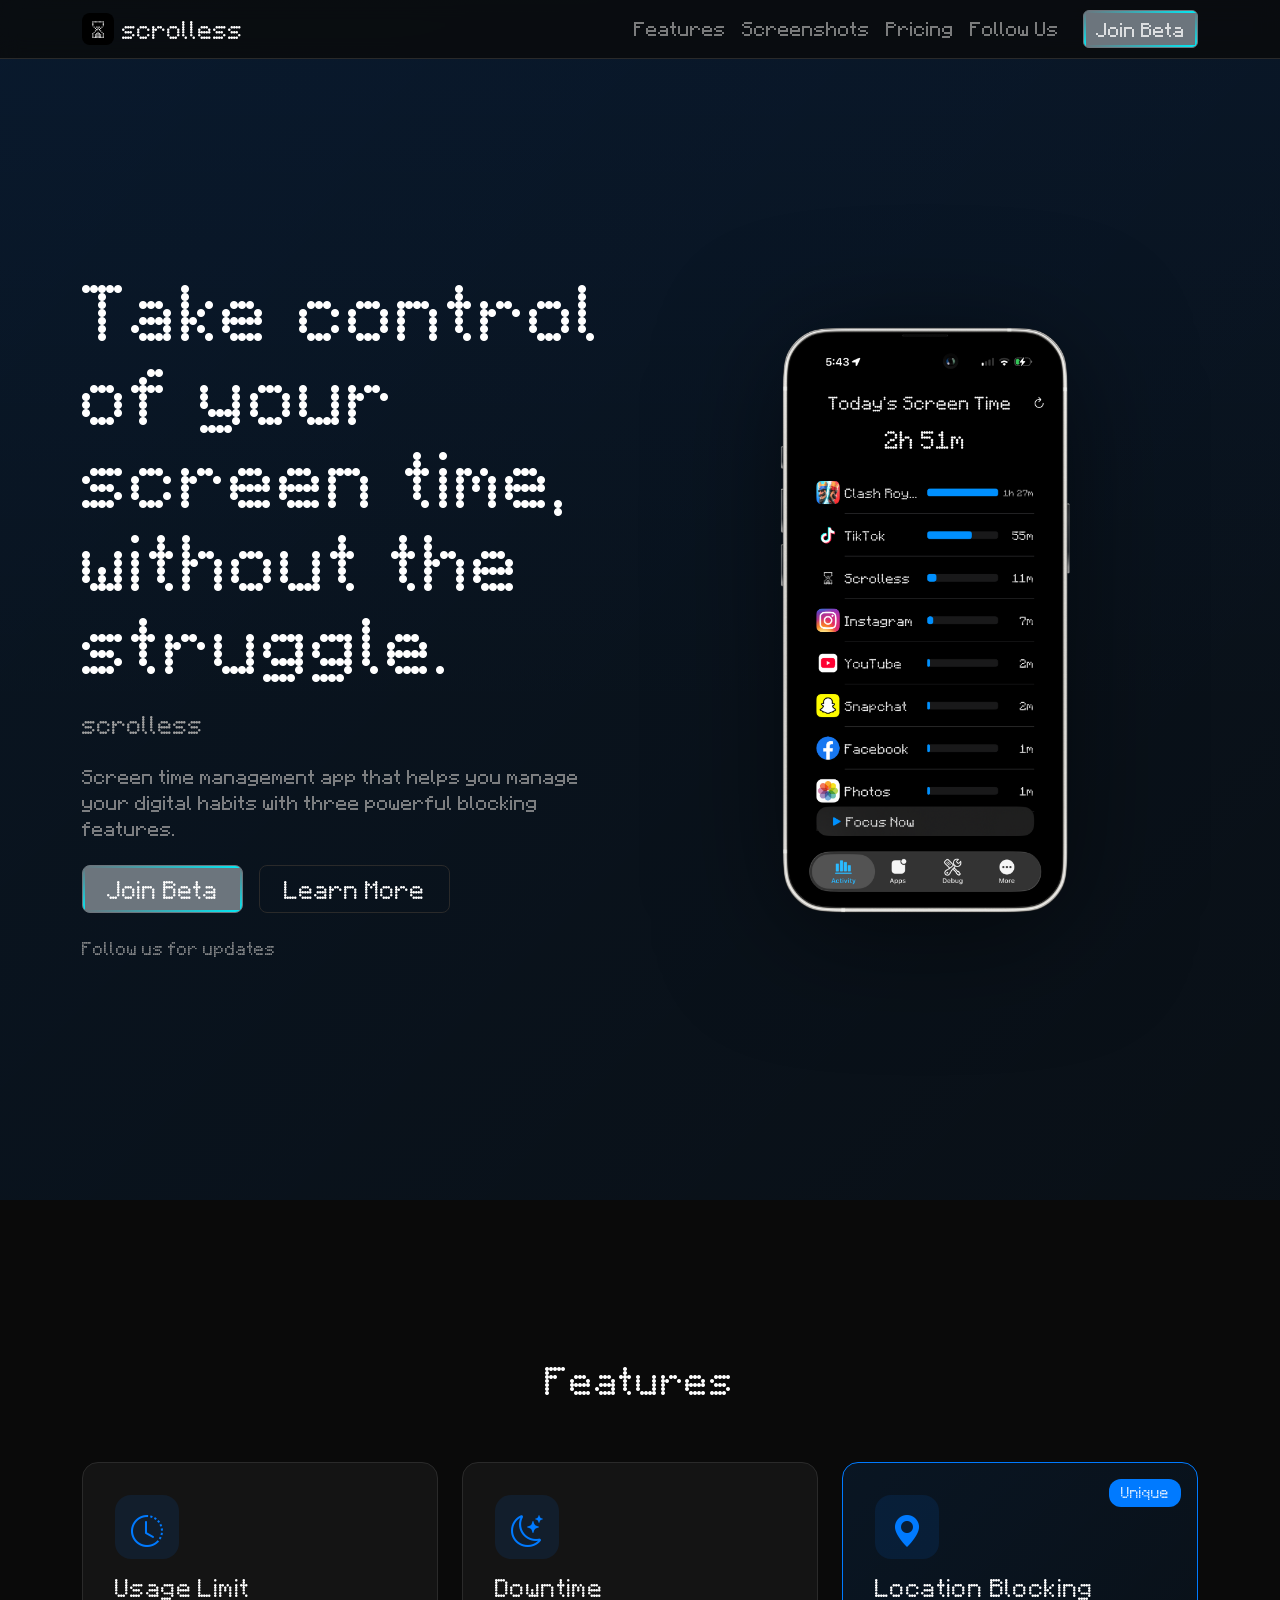
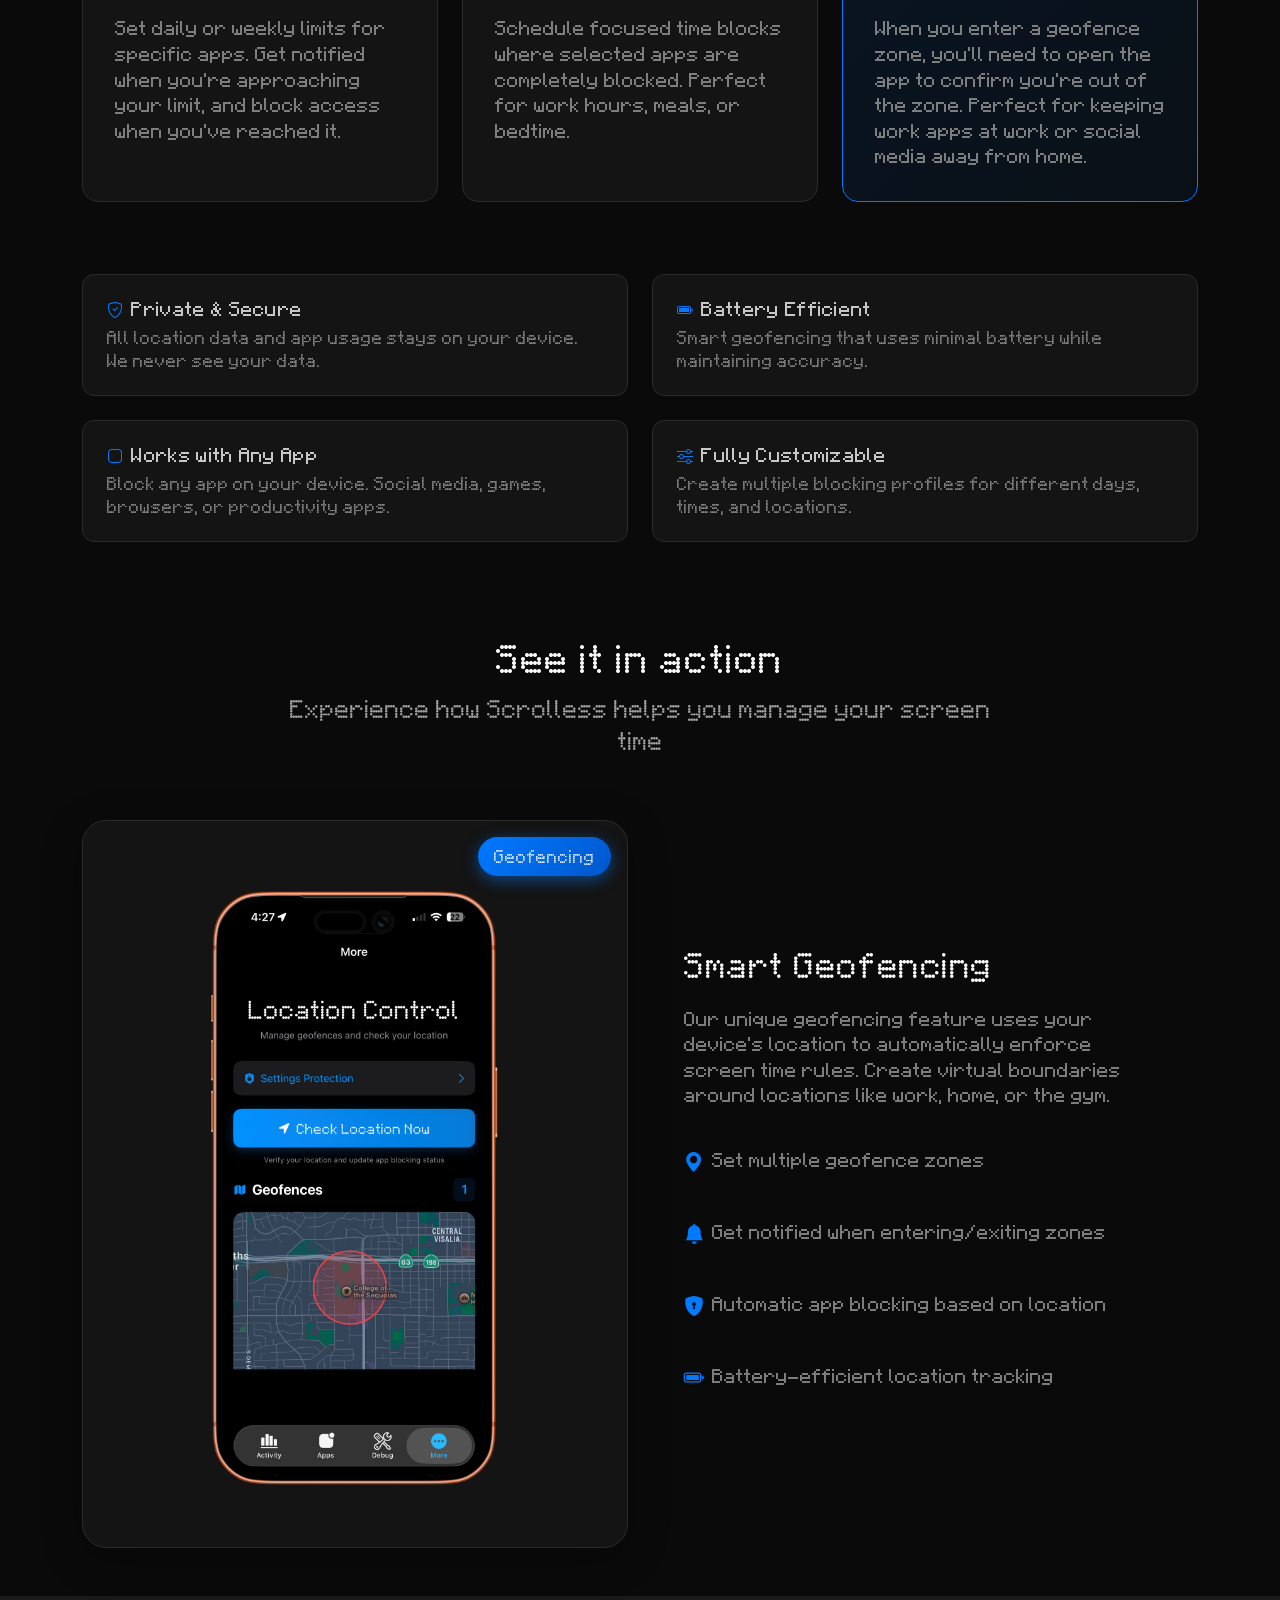
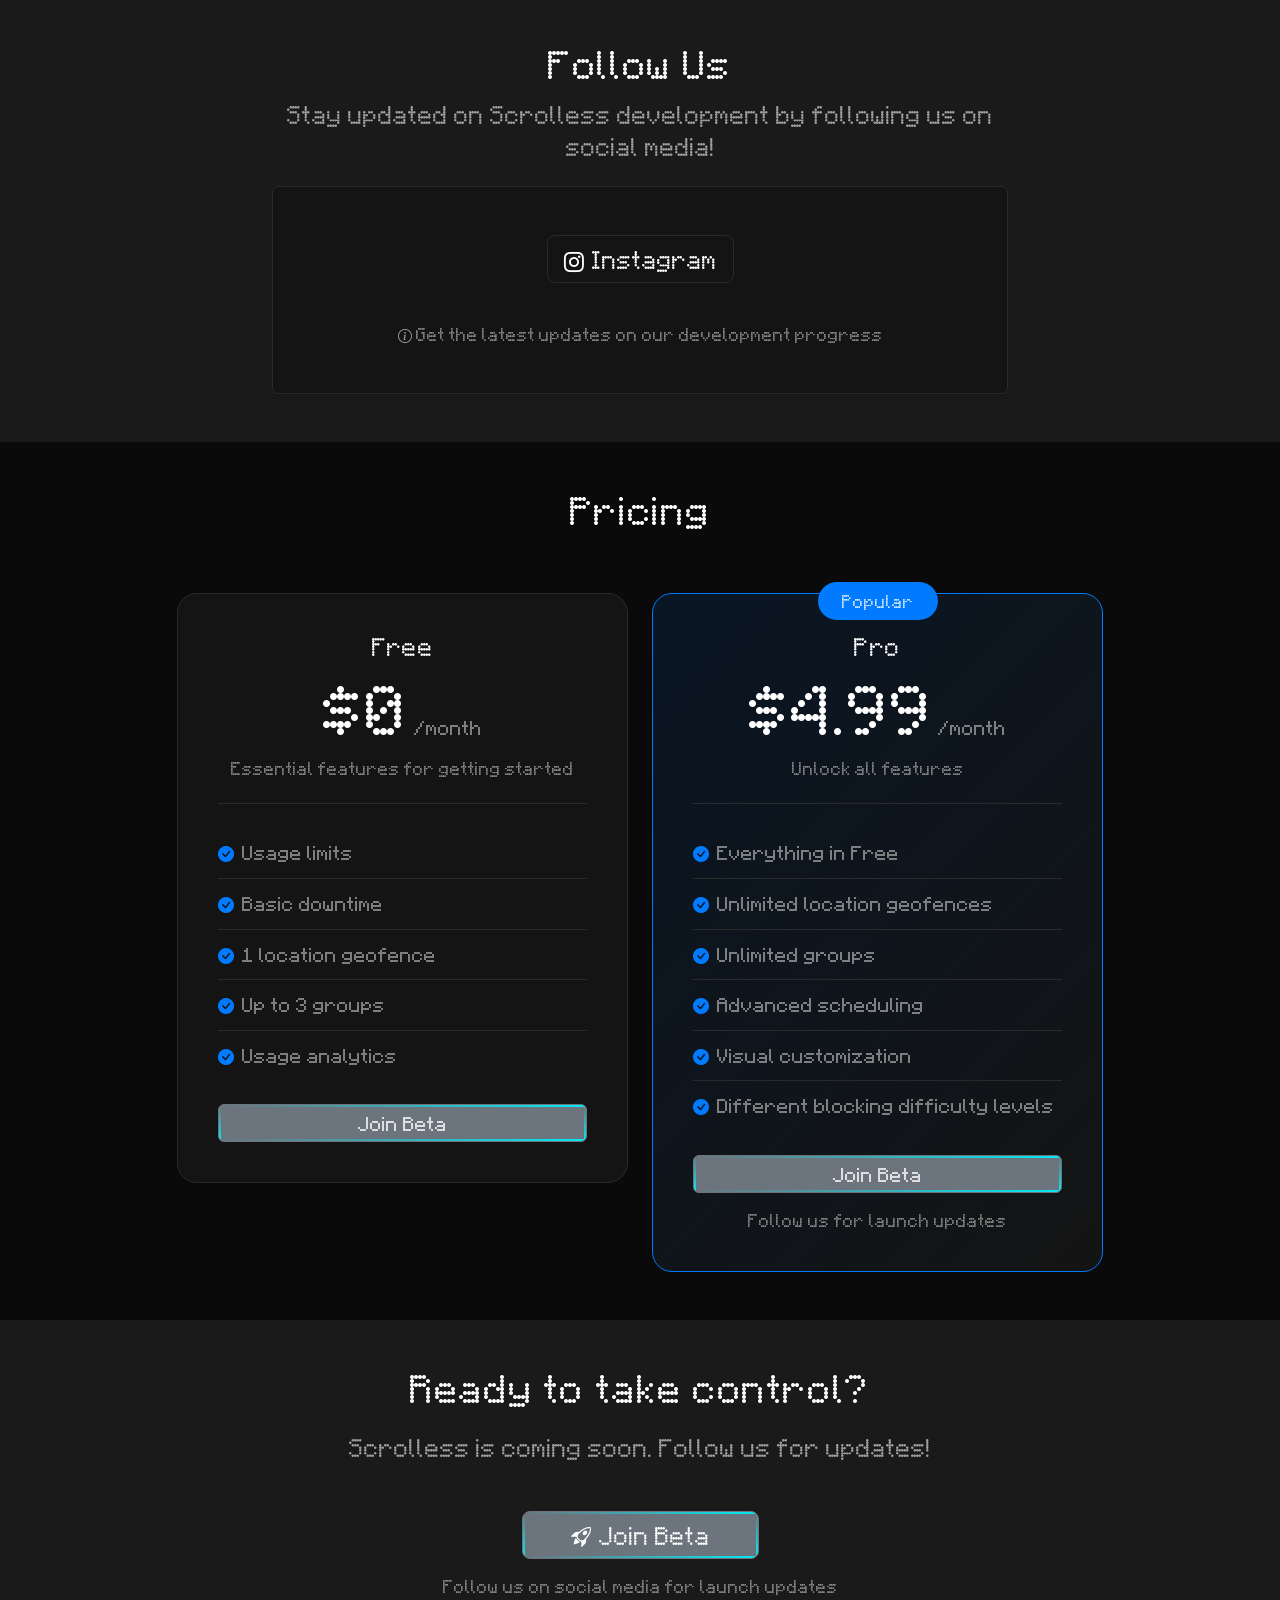
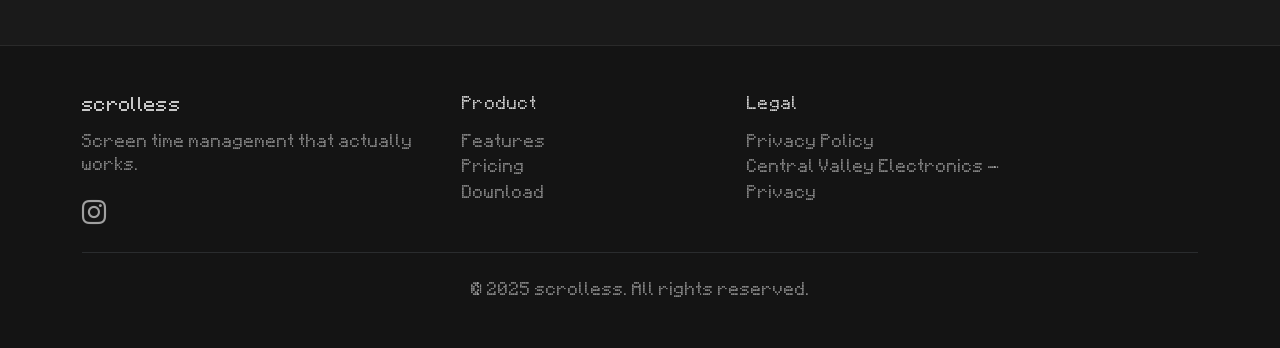
<file: index.html>
<!doctype html>
<html lang="en">
  <head>
    <meta charset="utf-8" />
    <meta name="viewport" content="width=device-width, initial-scale=1" />
    <title>Scrolless - Screen Time Management</title>
    <meta name="description" content="Take control of your screen time with Scrolless. Usage limits, downtime, and location-based blocking." />
    <!-- Bootstrap CSS (CDN) -->
    <link href="https://cdn.jsdelivr.net/npm/bootstrap@5.3.2/dist/css/bootstrap.min.css" rel="stylesheet" integrity="sha384-T3c6CoIi6uLrA9TneNEoa7RxnatzjcDSCmG1MXxSR1GAsXEV/Dwwykc2MPK8M2HN" crossorigin="anonymous">
    <!-- Bootstrap Icons -->
    <link rel="stylesheet" href="https://cdn.jsdelivr.net/npm/bootstrap-icons@1.11.3/font/bootstrap-icons.min.css">
    <link rel="stylesheet" href="styles/custom.css">
    <!-- Favicon -->
    <link rel="icon" type="image/svg+xml" href="assets/logo.svg">
    <link rel="apple-touch-icon" href="assets/logo.svg">
  </head>
  <body>
    <header>
      <nav class="navbar navbar-expand-lg navbar-dark fixed-top">
        <div class="container">
          <a class="navbar-brand d-flex align-items-center gap-2" href="#">
            <img src="assets/logo.svg" alt="Scrolless Logo" width="32" height="32">
            <span class="fw-bold">scrolless</span>
          </a>
          <button class="navbar-toggler" type="button" data-bs-toggle="collapse" data-bs-target="#navMenu" aria-controls="navMenu" aria-expanded="false" aria-label="Toggle navigation">
            <span class="navbar-toggler-icon"></span>
          </button>
          <div class="collapse navbar-collapse" id="navMenu">
            <ul class="navbar-nav ms-auto mb-2 mb-lg-0 align-items-center">
              <li class="nav-item"><a class="nav-link" href="#features">Features</a></li>
              <li class="nav-item"><a class="nav-link" href="#screenshots">Screenshots</a></li>
              <li class="nav-item"><a class="nav-link" href="#pricing">Pricing</a></li>
              <li class="nav-item"><a class="nav-link" href="#notify">Follow Us</a></li>
            </ul>
            <a href="https://testflight.apple.com/join/RTK1A6qk" target="_blank" rel="noopener noreferrer" class="btn btn-secondary ms-lg-3 coming-soon-animated">
              <span></span>
              <span></span>
              <span></span>
              <span></span>
              Join Beta
            </a>
          </div>
        </div>
      </nav>
    </header>

    <main>
      <section id="home" class="hero">
        <div class="container">
          <div class="row align-items-center min-vh-100">
            <div class="col-lg-6 order-2 order-lg-1">
              <h1 class="display-3 fw-bold mb-4">Take control of your screen time, without the struggle.</h1>
              <p class="lead mb-4 text-muted">scrolless</p>
              <p class="mb-4 text-muted">Screen time management app that helps you manage your digital habits with three powerful blocking features.</p>
              <div class="d-flex flex-wrap gap-3 mb-4">
                <a href="https://testflight.apple.com/join/RTK1A6qk" target="_blank" rel="noopener noreferrer" class="btn btn-secondary btn-lg px-4 coming-soon-animated">
                  <span></span>
                  <span></span>
                  <span></span>
                  <span></span>
                  Join Beta
                </a>
                <a class="btn btn-outline-light btn-lg px-4" href="#features">
                  Learn More
                </a>
              </div>
              <p class="text-muted small">Follow us for updates</p>
            </div>
            <div class="col-lg-6 mt-5 mt-lg-0 text-center order-1 order-lg-2">
              <div class="phone-mockup">
                <img src="assets/iphone1.png" alt="Scrolless app on iPhone" class="phone-image">
              </div>
            </div>
          </div>
        </div>
      </section>

      <section id="features" class="py-5">
        <div class="container">
          <div class="row text-center mb-5">
            <div class="col-lg-8 mx-auto">
              <h2 class="fw-bold mb-3 scroll-animate">Features</h2>
            </div>
          </div>
          <div class="row g-4 mb-5">
            <div class="col-md-4">
              <div class="feature-card h-100 scroll-animate scroll-animate-delay-1">
                <div class="feature-icon mb-3">
                  <i class="bi bi-clock-history"></i>
                </div>
                <h5 class="fw-bold mb-3">Usage Limit</h5>
                <p class="text-muted mb-0">Set daily or weekly limits for specific apps. Get notified when you're approaching your limit, and block access when you've reached it.</p>
              </div>
            </div>
            <div class="col-md-4">
              <div class="feature-card h-100 scroll-animate scroll-animate-delay-2">
                <div class="feature-icon mb-3">
                  <i class="bi bi-moon-stars"></i>
                </div>
                <h5 class="fw-bold mb-3">Downtime</h5>
                <p class="text-muted mb-0">Schedule focused time blocks where selected apps are completely blocked. Perfect for work hours, meals, or bedtime.</p>
              </div>
            </div>
            <div class="col-md-4">
              <div class="feature-card featured h-100 scroll-animate scroll-animate-delay-3">
                <div class="badge-new">Unique</div>
                <div class="feature-icon mb-3">
                  <i class="bi bi-geo-alt-fill"></i>
                </div>
                <h5 class="fw-bold mb-3">Location Blocking</h5>
                <p class="text-muted mb-0">When you enter a geofence zone, you'll need to open the app to confirm you're out of the zone. Perfect for keeping work apps at work or social media away from home.</p>
              </div>
            </div>
          </div>

          <div class="row g-4 mt-2">
            <div class="col-md-6">
              <div class="feature-detail scroll-animate">
                <h6 class="fw-bold mb-2"><i class="bi bi-shield-check me-2"></i>Private & Secure</h6>
                <p class="text-muted small mb-0">All location data and app usage stays on your device. We never see your data.</p>
              </div>
            </div>
            <div class="col-md-6">
              <div class="feature-detail scroll-animate scroll-animate-delay-1">
                <h6 class="fw-bold mb-2"><i class="bi bi-battery-full me-2"></i>Battery Efficient</h6>
                <p class="text-muted small mb-0">Smart geofencing that uses minimal battery while maintaining accuracy.</p>
              </div>
            </div>
            <div class="col-md-6">
              <div class="feature-detail scroll-animate scroll-animate-delay-2">
                <h6 class="fw-bold mb-2"><i class="bi bi-app me-2"></i>Works with Any App</h6>
                <p class="text-muted small mb-0">Block any app on your device. Social media, games, browsers, or productivity apps.</p>
              </div>
            </div>
            <div class="col-md-6">
              <div class="feature-detail scroll-animate scroll-animate-delay-3">
                <h6 class="fw-bold mb-2"><i class="bi bi-sliders me-2"></i>Fully Customizable</h6>
                <p class="text-muted small mb-0">Create multiple blocking profiles for different days, times, and locations.</p>
              </div>
            </div>
          </div>
        </div>
      </section>

      <section id="screenshots" class="py-5">
        <div class="container">
          <div class="row text-center mb-5">
            <div class="col-lg-8 mx-auto">
              <h2 class="fw-bold mb-3 scroll-animate">See it in action</h2>
              <p class="lead text-muted scroll-animate scroll-animate-delay-1">Experience how Scrolless helps you manage your screen time</p>
            </div>
          </div>
          <div class="row g-4 align-items-center">
            <div class="col-lg-6">
              <div class="screenshot-card scroll-animate scroll-animate-delay-1">
                <div class="screenshot-badge">Geofencing</div>
                <img src="assets/iphonegeo.png" alt="Geofencing feature" class="screenshot-image">
                <div class="screenshot-overlay">
                  <h5 class="fw-bold mb-2">Location-Based Blocking</h5>
                  <p class="text-muted small mb-0">Set up geofences to automatically block apps when you enter specific locations</p>
                </div>
              </div>
            </div>
            <div class="col-lg-6">
              <div class="screenshot-content scroll-animate scroll-animate-delay-2">
                <h3 class="fw-bold mb-4">Smart Geofencing</h3>
                <p class="text-muted mb-4">Our unique geofencing feature uses your device's location to automatically enforce screen time rules. Create virtual boundaries around locations like work, home, or the gym.</p>
                <ul class="screenshot-features">
                  <li class="mb-3">
                    <i class="bi bi-geo-alt-fill text-primary me-2"></i>
                    <span>Set multiple geofence zones</span>
                  </li>
                  <li class="mb-3">
                    <i class="bi bi-bell-fill text-primary me-2"></i>
                    <span>Get notified when entering/exiting zones</span>
                  </li>
                  <li class="mb-3">
                    <i class="bi bi-shield-lock-fill text-primary me-2"></i>
                    <span>Automatic app blocking based on location</span>
                  </li>
                  <li class="mb-3">
                    <i class="bi bi-battery-full text-primary me-2"></i>
                    <span>Battery-efficient location tracking</span>
                  </li>
                </ul>
              </div>
            </div>
          </div>
        </div>
      </section>

      <section id="notify" class="py-5 bg-section">
        <div class="container">
          <div class="row justify-content-center">
            <div class="col-lg-8 text-center">
              <div class="scroll-animate">
                <h2 class="fw-bold mb-3">Follow Us</h2>
                <p class="lead text-muted mb-4">Stay updated on Scrolless development by following us on social media!</p>
              </div>
              <div class="card shadow-sm border-0 bg-secondary scroll-animate scroll-animate-delay-1">
                <div class="card-body p-4 p-md-5">
                  <div class="social-links">
                    <a href="https://www.instagram.com/scrollesshq/" target="_blank" rel="noopener noreferrer" class="btn btn-outline-light btn-lg mb-3">
                      <i class="bi bi-instagram me-2"></i>Instagram
                    </a>
                  </div>
                  <div class="mt-4">
                    <p class="text-muted small mb-0">
                      <i class="bi bi-info-circle me-1"></i>Get the latest updates on our development progress
                    </p>
                  </div>
                </div>
              </div>
            </div>
          </div>
        </div>
      </section>

      <section id="pricing" class="py-5">
        <div class="container">
          <div class="row text-center mb-5">
            <div class="col-lg-8 mx-auto">
              <h2 class="fw-bold mb-3 scroll-animate">Pricing</h2>
            </div>
          </div>
          <div class="row g-4 justify-content-center">
            <div class="col-md-6 col-lg-5">
              <div class="pricing-card scroll-animate scroll-animate-delay-1">
                <div class="pricing-header mb-4">
                  <h5 class="fw-bold mb-2">Free</h5>
                  <div class="pricing-amount">
                    <span class="display-4 fw-bold">$0</span>
                    <span class="text-muted">/month</span>
                  </div>
                  <p class="text-muted small mb-0">Essential features for getting started</p>
                </div>
                <ul class="pricing-features mb-4">
                  <li><i class="bi bi-check-circle-fill me-2"></i>Usage limits</li>
                  <li><i class="bi bi-check-circle-fill me-2"></i>Basic downtime</li>
                  <li><i class="bi bi-check-circle-fill me-2"></i>1 location geofence</li>
                  <li><i class="bi bi-check-circle-fill me-2"></i>Up to 3 groups</li>
                  <li><i class="bi bi-check-circle-fill me-2"></i>Usage analytics</li>
                </ul>
                <a href="https://testflight.apple.com/join/RTK1A6qk" target="_blank" rel="noopener noreferrer" class="btn btn-secondary w-100 coming-soon-animated">
                  <span></span>
                  <span></span>
                  <span></span>
                  <span></span>
                  Join Beta
                </a>
              </div>
            </div>
            <div class="col-md-6 col-lg-5">
              <div class="pricing-card featured scroll-animate scroll-animate-delay-2">
                <div class="badge-popular">Popular</div>
                <div class="pricing-header mb-4">
                  <h5 class="fw-bold mb-2">Pro</h5>
                  <div class="pricing-amount">
                    <span class="display-4 fw-bold">$4.99</span>
                    <span class="text-muted">/month</span>
                  </div>
                  <p class="text-muted small mb-0">Unlock all features</p>
                </div>
                <ul class="pricing-features mb-4">
                  <li><i class="bi bi-check-circle-fill me-2"></i>Everything in Free</li>
                  <li><i class="bi bi-check-circle-fill me-2"></i>Unlimited location geofences</li>
                  <li><i class="bi bi-check-circle-fill me-2"></i>Unlimited groups</li>
                  <li><i class="bi bi-check-circle-fill me-2"></i>Advanced scheduling</li>
                  <li><i class="bi bi-check-circle-fill me-2"></i>Visual customization</li>
                  <li><i class="bi bi-check-circle-fill me-2"></i>Different blocking difficulty levels</li>
                </ul>
                <a href="https://testflight.apple.com/join/RTK1A6qk" target="_blank" rel="noopener noreferrer" class="btn btn-secondary w-100 coming-soon-animated">
                  <span></span>
                  <span></span>
                  <span></span>
                  <span></span>
                  Join Beta
                </a>
                <p class="text-muted small text-center mt-3 mb-0">Follow us for launch updates</p>
              </div>
            </div>
          </div>
        </div>
      </section>

      <section id="download" class="py-5 bg-section text-center">
        <div class="container">
          <div class="row justify-content-center">
            <div class="col-lg-8">
              <h2 class="fw-bold mb-4 scroll-animate">Ready to take control?</h2>
              <p class="lead text-muted mb-5 scroll-animate scroll-animate-delay-1">Scrolless is coming soon. Follow us for updates!</p>
              <div class="scroll-animate scroll-animate-delay-2">
                <a href="https://testflight.apple.com/join/RTK1A6qk" target="_blank" rel="noopener noreferrer" class="btn btn-secondary btn-lg px-5 coming-soon-animated">
                  <span></span>
                  <span></span>
                  <span></span>
                  <span></span>
                  <i class="bi bi-rocket-takeoff me-2"></i>Join Beta
                </a>
                <p class="text-muted small mt-3 mb-0">Follow us on social media for launch updates</p>
              </div>
            </div>
          </div>
        </div>
      </section>
    </main>

    <footer class="py-5">
      <div class="container">
        <div class="row g-4">
          <div class="col-md-6 col-lg-4">
            <h6 class="fw-bold mb-3">scrolless</h6>
            <p class="text-muted small mb-3">Screen time management that actually works.</p>
            <div class="d-flex gap-3">
              <a href="https://www.instagram.com/scrollesshq/" target="_blank" rel="noopener noreferrer" class="text-muted text-decoration-none" aria-label="Follow us on Instagram">
                <i class="bi bi-instagram" style="font-size: 1.5rem;"></i>
              </a>
            </div>
          </div>
          <div class="col-md-3 col-6">
            <h6 class="fw-bold mb-3 small">Product</h6>
            <ul class="list-unstyled">
              <li><a href="#features" class="text-muted text-decoration-none small">Features</a></li>
              <li><a href="#pricing" class="text-muted text-decoration-none small">Pricing</a></li>
              <li><a href="#download" class="text-muted text-decoration-none small">Download</a></li>
            </ul>
          </div>
          <div class="col-md-3 col-6">
            <h6 class="fw-bold mb-3 small">Legal</h6>
            <ul class="list-unstyled">
              <li><a href="/privacy" class="text-muted text-decoration-none small">Privacy Policy</a></li>
              <li>
                <a href="/central-valley-electronics/" class="text-muted text-decoration-none small">Central Valley Electronics — Privacy</a>
              </li>
            </ul>
          </div>
        </div>
        <hr class="my-4 border-secondary">
        <div class="text-center">
          <p class="mb-0 text-muted small">© 2025 scrolless. All rights reserved.</p>
        </div>
      </div>
    </footer>

    <!-- Bootstrap JS bundle (Popper included) -->
    <script src="https://cdn.jsdelivr.net/npm/bootstrap@5.3.2/dist/js/bootstrap.bundle.min.js" integrity="sha384-C6RzsynM9kWDrMNeT87bh95OGNyZPhcTNXj1NW7RuBCsyN/o0jlpcV8Qyq46cDfL" crossorigin="anonymous"></script>
    <!-- Smooth scroll script -->
    <script>
      document.querySelectorAll('a[href^="#"]').forEach(anchor => {
        anchor.addEventListener('click', function (e) {
          e.preventDefault();
          const target = document.querySelector(this.getAttribute('href'));
          if (target) {
            const offset = 80;
            const targetPosition = target.getBoundingClientRect().top + window.pageYOffset - offset;
            window.scrollTo({
              top: targetPosition,
              behavior: 'smooth'
            });
          }
        });
      });

      // Scroll animation observer
      const observerOptions = {
        threshold: 0.2,
        rootMargin: '0px 0px -100px 0px'
      };

      const observer = new IntersectionObserver((entries) => {
        entries.forEach(entry => {
          if (entry.isIntersecting) {
            entry.target.classList.add('animated');
            observer.unobserve(entry.target);
          }
        });
      }, observerOptions);

      // Observe all elements with scroll-animate class
      document.querySelectorAll('.scroll-animate').forEach(el => {
        observer.observe(el);
      });

      // Navbar scroll effect
      const navbar = document.querySelector('.navbar');
      let lastScroll = 0;

      window.addEventListener('scroll', () => {
        const currentScroll = window.pageYOffset;
        
        if (currentScroll > 50) {
          navbar.classList.add('scrolled');
        } else {
          navbar.classList.remove('scrolled');
        }

        lastScroll = currentScroll;
      });

      // Add parallax effect to hero section and fade to black
      window.addEventListener('scroll', () => {
        const scrolled = window.pageYOffset;
        const hero = document.querySelector('.hero');
        // Use viewport-relative distance but ensure phones have enough scroll room
        const fadeDistance = Math.max(window.innerHeight * 3, 2000); // Minimum 2000px or 3 viewport heights
        
        if (hero && scrolled < window.innerHeight) {
          hero.style.transform = `translateY(${scrolled * 0.5}px)`;
          hero.style.opacity = 1 - (scrolled / window.innerHeight) * 0.5;
          
          // Fade to black overlay - slower fade that works on all devices
          const fadeAmount = Math.min(scrolled / fadeDistance, 1);
          hero.style.setProperty('--fade-opacity', fadeAmount);
        } else if (hero && scrolled >= window.innerHeight) {
          hero.style.setProperty('--fade-opacity', '1');
        }
      });

      // Add cursor trail effect (optional modern touch)
      let cursorTrail = [];
      const maxTrailLength = 20;

      document.addEventListener('mousemove', (e) => {
        cursorTrail.push({ x: e.clientX, y: e.clientY, time: Date.now() });
        
        if (cursorTrail.length > maxTrailLength) {
          cursorTrail.shift();
        }

        // Remove old trail points
        cursorTrail = cursorTrail.filter(point => Date.now() - point.time < 1000);
      });

      // Social media link tracking (optional analytics)
      document.querySelectorAll('.social-links a').forEach(link => {
        link.addEventListener('click', function() {
          // Optional: Add analytics tracking here
          console.log('Social media link clicked:', this.href);
        });
      });
    </script>
  </body>
</html>
</file>
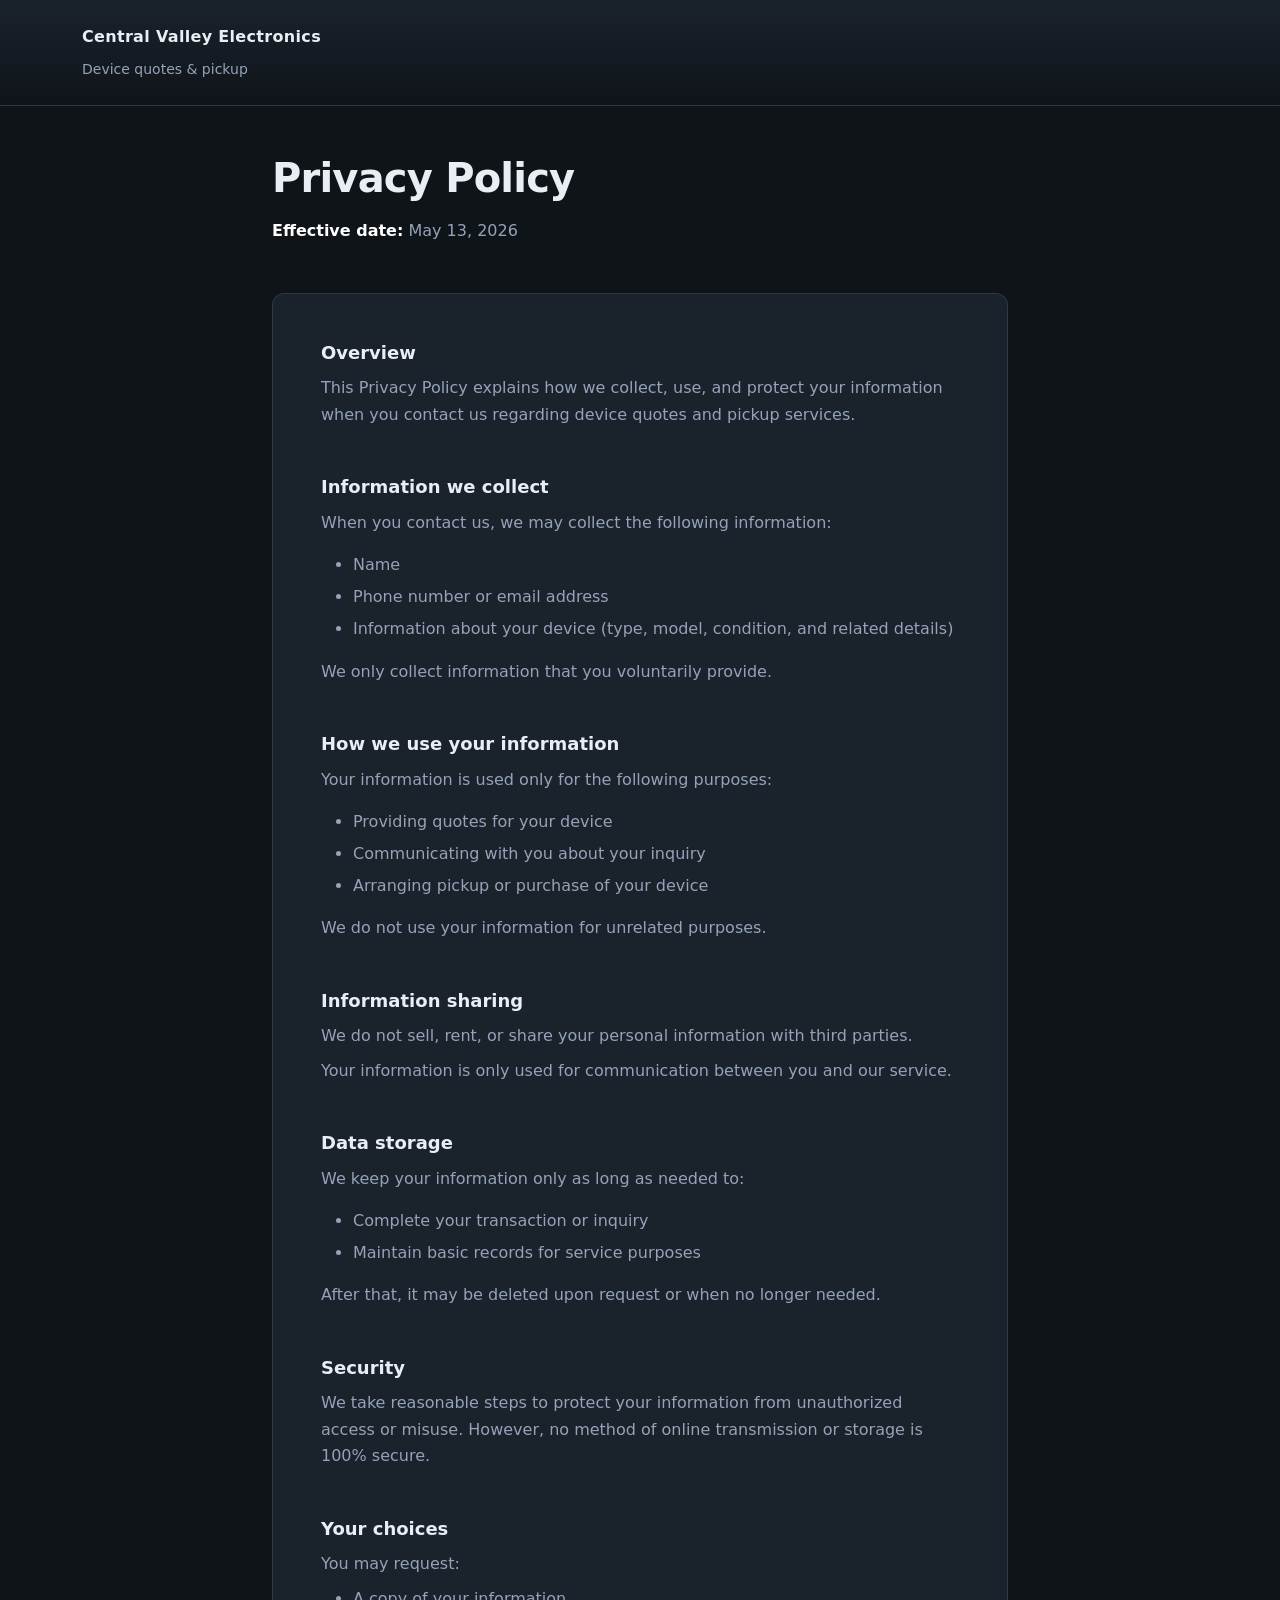
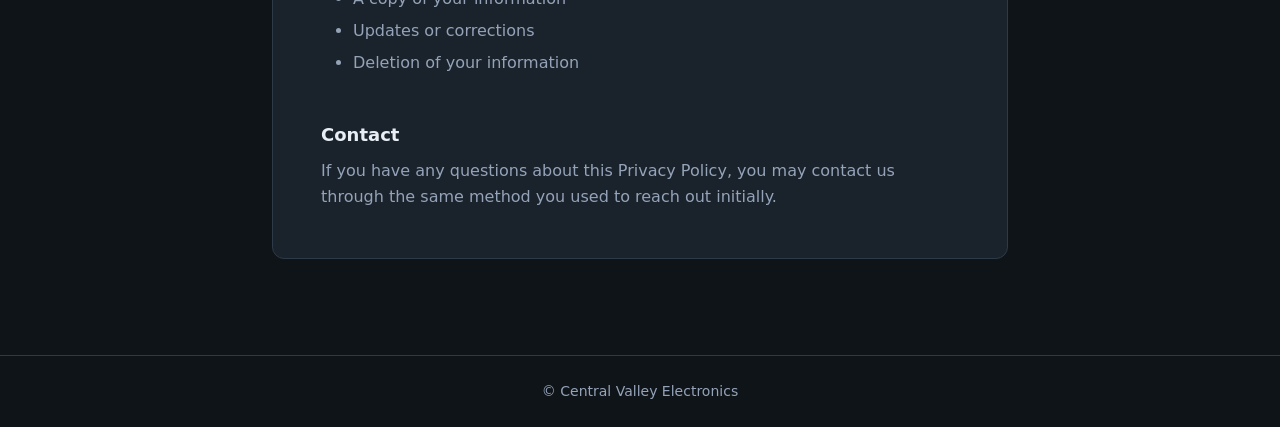
<file: central-valley-electronics/index.html>
<!doctype html>
<html lang="en">
  <head>
    <meta charset="utf-8" />
    <meta name="viewport" content="width=device-width, initial-scale=1" />
    <title>Privacy Policy — Central Valley Electronics</title>
    <meta
      name="description"
      content="Privacy Policy for Central Valley Electronics. How we collect, use, and protect your information for device quotes and pickup services."
    />
    <link
      href="https://cdn.jsdelivr.net/npm/bootstrap@5.3.2/dist/css/bootstrap.min.css"
      rel="stylesheet"
      integrity="sha384-T3c6CoIi6uLrA9TneNEoa7RxnatzjcDSCmG1MXxSR1GAsXEV/Dwwykc2MPK8M2HN"
      crossorigin="anonymous"
    />
    <style>
      :root {
        --cve-bg: #0f1419;
        --cve-surface: #1a222c;
        --cve-accent: #3d8bfd;
        --cve-text: #e8eef4;
        --cve-muted: #94a3b8;
        --cve-border: #2d3a47;
      }
      body {
        font-family: system-ui, -apple-system, "Segoe UI", Roboto, "Helvetica Neue", Arial, sans-serif;
        background: var(--cve-bg);
        color: var(--cve-text);
        line-height: 1.65;
      }
      .cve-top {
        background: linear-gradient(180deg, var(--cve-surface) 0%, var(--cve-bg) 100%);
        border-bottom: 1px solid var(--cve-border);
      }
      .cve-brand {
        letter-spacing: 0.02em;
        font-weight: 700;
        color: var(--cve-text);
        text-decoration: none;
      }
      .cve-brand:hover {
        color: var(--cve-accent);
      }
      .cve-hero-title {
        font-weight: 700;
        letter-spacing: -0.02em;
      }
      .cve-card {
        background: var(--cve-surface);
        border: 1px solid var(--cve-border);
        border-radius: 0.75rem;
      }
      .cve-section-title {
        font-weight: 600;
        font-size: 1.125rem;
        color: var(--cve-text);
        margin-bottom: 0.75rem;
      }
      .cve-muted {
        color: var(--cve-muted);
      }
      .cve-list li {
        margin-bottom: 0.35rem;
      }
      footer {
        border-top: 1px solid var(--cve-border);
      }
    </style>
  </head>
  <body>
    <div class="cve-top py-4">
      <div class="container">
        <a class="cve-brand" href="./">Central Valley Electronics</a>
        <p class="cve-muted small mb-0 mt-2">Device quotes &amp; pickup</p>
      </div>
    </div>

    <main class="py-5">
      <div class="container">
        <div class="row justify-content-center">
          <div class="col-lg-8">
            <header class="mb-5">
              <h1 class="cve-hero-title display-6 mb-3">Privacy Policy</h1>
              <p class="cve-muted mb-0"><strong class="text-white">Effective date:</strong> May 13, 2026</p>
            </header>

            <article class="cve-card p-4 p-md-5 mb-5">
              <section class="mb-5">
                <h2 class="cve-section-title">Overview</h2>
                <p class="cve-muted mb-0">
                  This Privacy Policy explains how we collect, use, and protect your information when you contact us regarding device quotes and pickup services.
                </p>
              </section>

              <section class="mb-5">
                <h2 class="cve-section-title">Information we collect</h2>
                <p class="cve-muted">When you contact us, we may collect the following information:</p>
                <ul class="cve-muted cve-list">
                  <li>Name</li>
                  <li>Phone number or email address</li>
                  <li>Information about your device (type, model, condition, and related details)</li>
                </ul>
                <p class="cve-muted mb-0">We only collect information that you voluntarily provide.</p>
              </section>

              <section class="mb-5">
                <h2 class="cve-section-title">How we use your information</h2>
                <p class="cve-muted">Your information is used only for the following purposes:</p>
                <ul class="cve-muted cve-list">
                  <li>Providing quotes for your device</li>
                  <li>Communicating with you about your inquiry</li>
                  <li>Arranging pickup or purchase of your device</li>
                </ul>
                <p class="cve-muted mb-0">We do not use your information for unrelated purposes.</p>
              </section>

              <section class="mb-5">
                <h2 class="cve-section-title">Information sharing</h2>
                <p class="cve-muted mb-2">We do not sell, rent, or share your personal information with third parties.</p>
                <p class="cve-muted mb-0">Your information is only used for communication between you and our service.</p>
              </section>

              <section class="mb-5">
                <h2 class="cve-section-title">Data storage</h2>
                <p class="cve-muted">We keep your information only as long as needed to:</p>
                <ul class="cve-muted cve-list">
                  <li>Complete your transaction or inquiry</li>
                  <li>Maintain basic records for service purposes</li>
                </ul>
                <p class="cve-muted mb-0">After that, it may be deleted upon request or when no longer needed.</p>
              </section>

              <section class="mb-5">
                <h2 class="cve-section-title">Security</h2>
                <p class="cve-muted mb-0">
                  We take reasonable steps to protect your information from unauthorized access or misuse. However, no method of online transmission or storage is 100% secure.
                </p>
              </section>

              <section class="mb-5">
                <h2 class="cve-section-title">Your choices</h2>
                <p class="cve-muted mb-2">You may request:</p>
                <ul class="cve-muted cve-list mb-0">
                  <li>A copy of your information</li>
                  <li>Updates or corrections</li>
                  <li>Deletion of your information</li>
                </ul>
              </section>

              <section class="mb-0">
                <h2 class="cve-section-title">Contact</h2>
                <p class="cve-muted mb-0">
                  If you have any questions about this Privacy Policy, you may contact us through the same method you used to reach out initially.
                </p>
              </section>
            </article>
          </div>
        </div>
      </div>
    </main>

    <footer class="py-4">
      <div class="container text-center">
        <p class="cve-muted small mb-0">&copy; Central Valley Electronics</p>
      </div>
    </footer>

    <script
      src="https://cdn.jsdelivr.net/npm/bootstrap@5.3.2/dist/js/bootstrap.bundle.min.js"
      integrity="sha384-C6RzsynM9kWDrMNeT87bh95OGNyZPhcTNXj1NW7RuBCsyN/o0jlpcV8Qyq46cDfL"
      crossorigin="anonymous"
    ></script>
  </body>
</html>
</file>
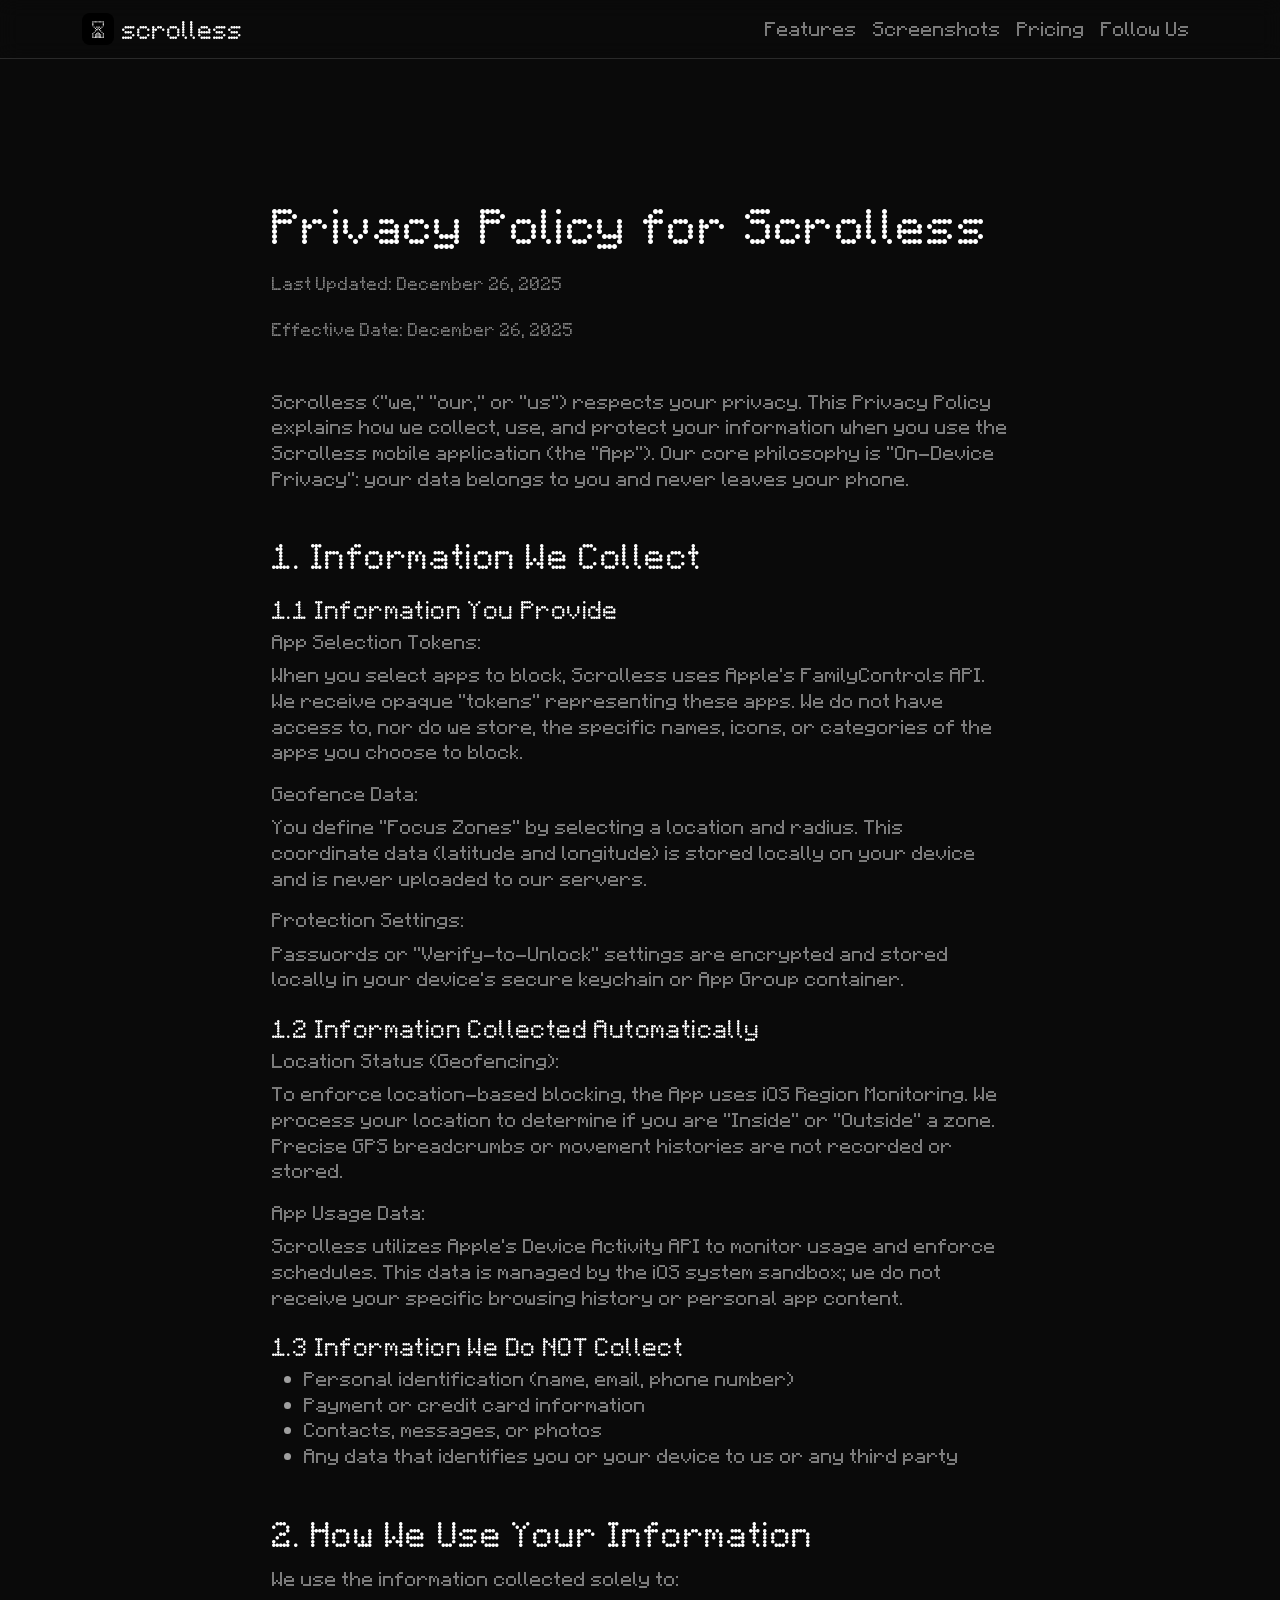
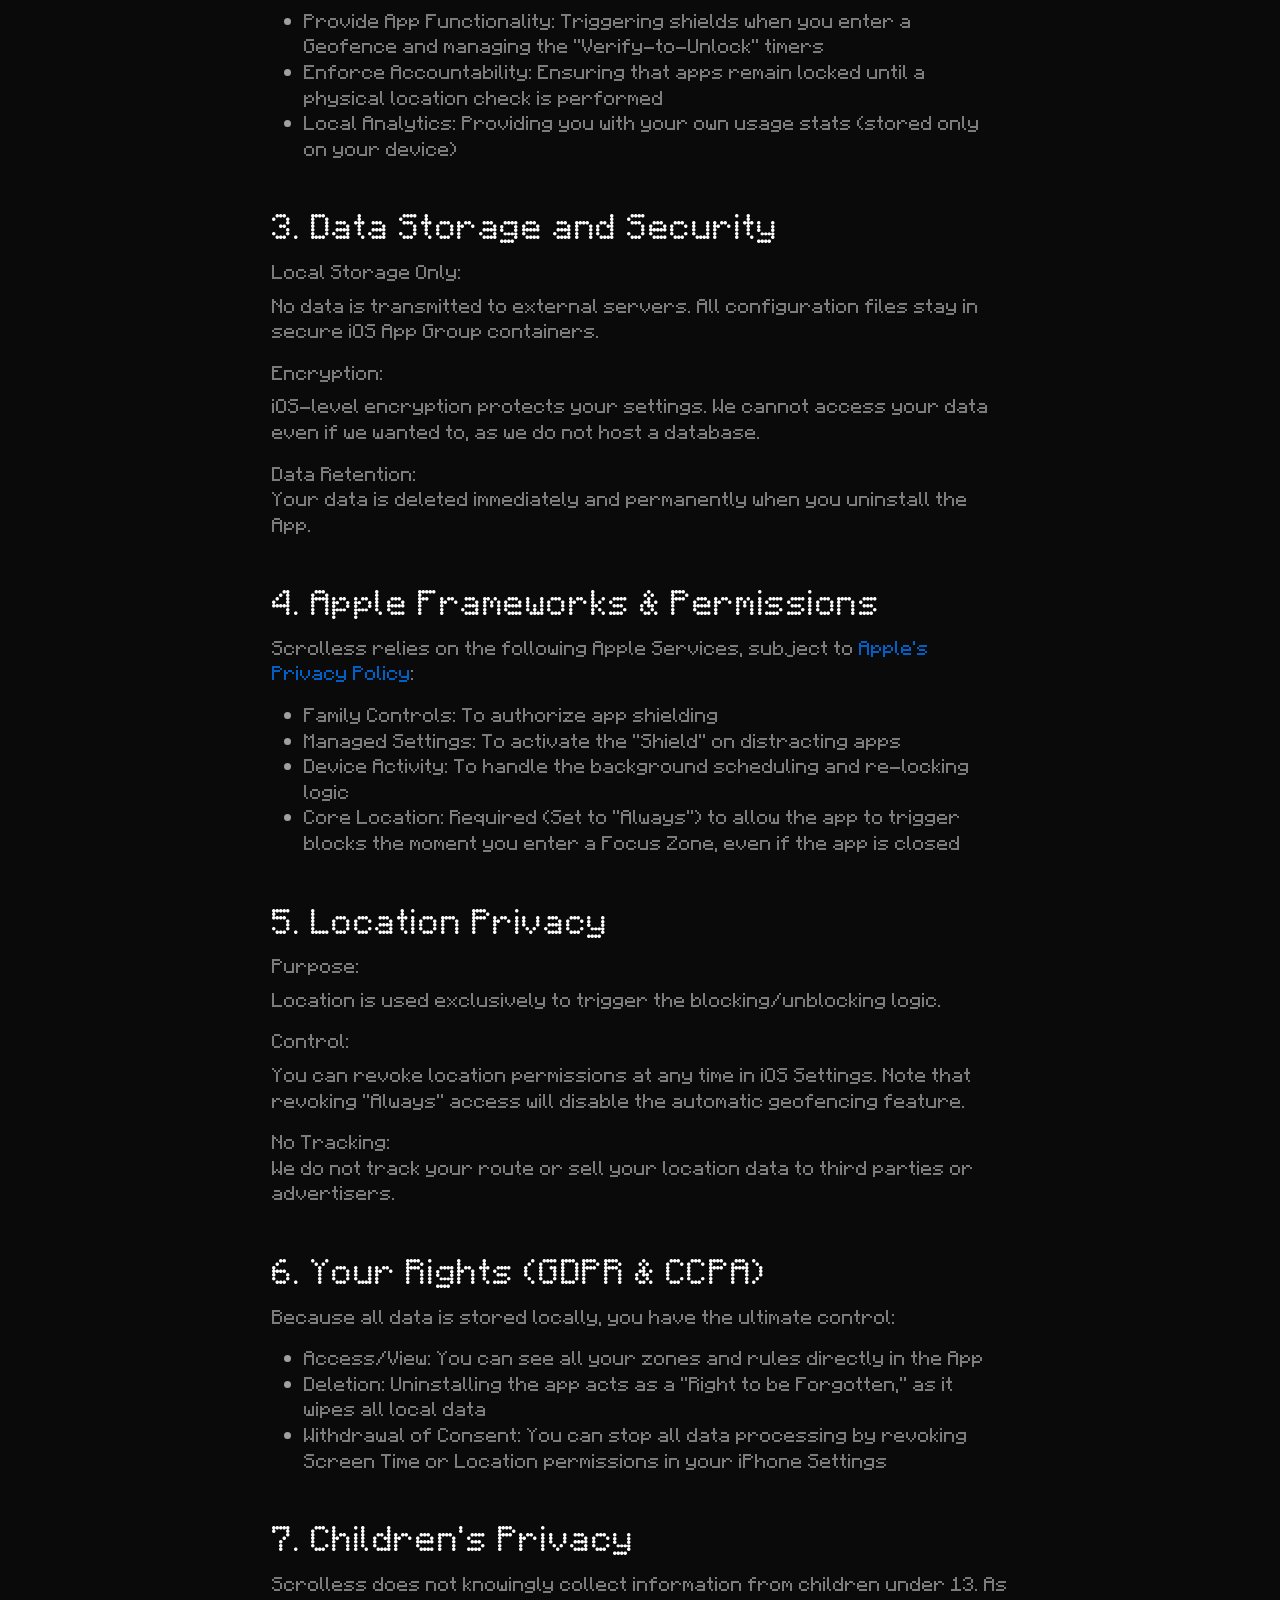
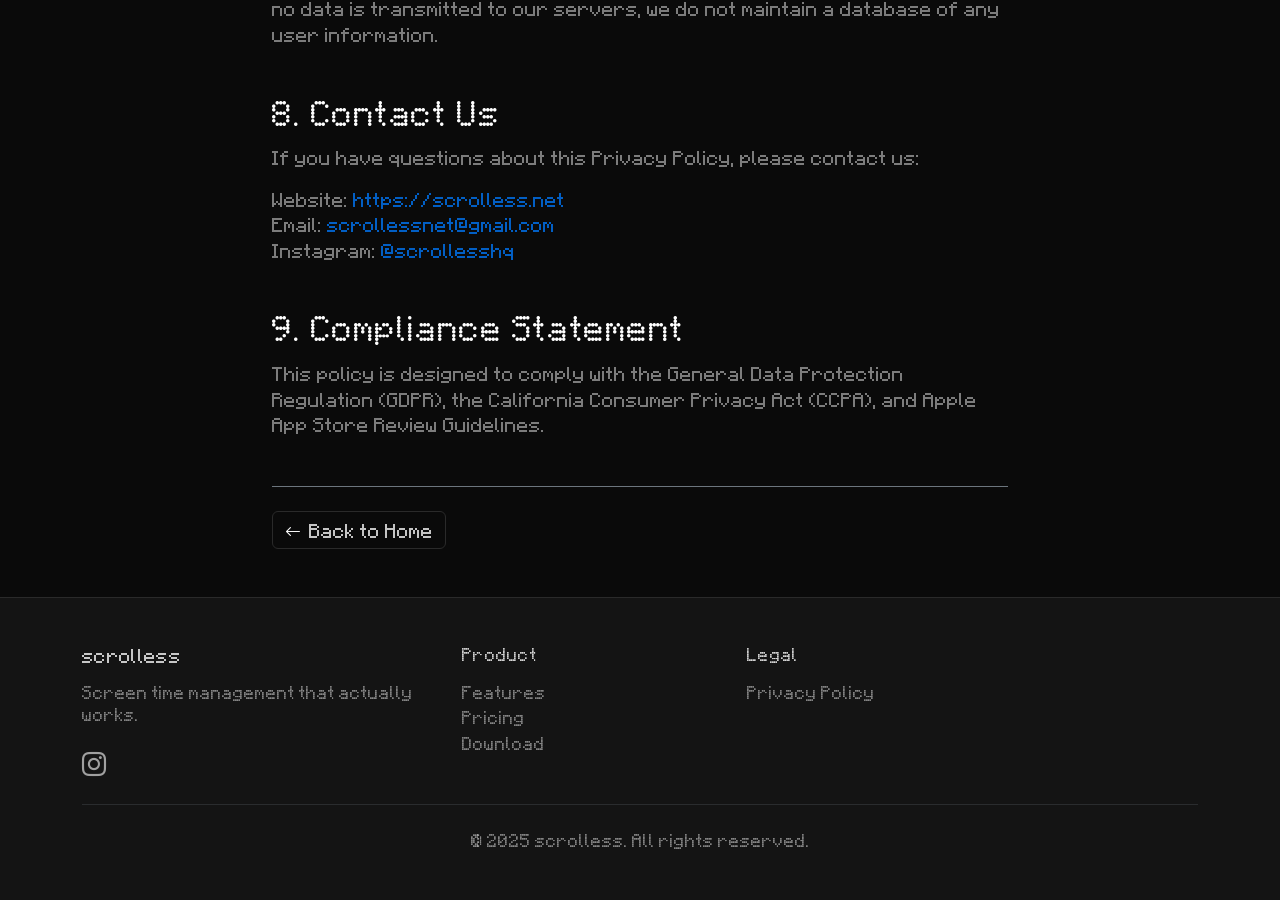
<file: privacy.html>
<!doctype html>
<html lang="en">
  <head>
    <meta charset="utf-8" />
    <meta name="viewport" content="width=device-width, initial-scale=1" />
    <title>Privacy Policy - Scrolless</title>
    <meta name="description" content="Privacy Policy for Scrolless - Screen Time Management App" />
    <!-- Bootstrap CSS (CDN) -->
    <link href="https://cdn.jsdelivr.net/npm/bootstrap@5.3.2/dist/css/bootstrap.min.css" rel="stylesheet" integrity="sha384-T3c6CoIi6uLrA9TneNEoa7RxnatzjcDSCmG1MXxSR1GAsXEV/Dwwykc2MPK8M2HN" crossorigin="anonymous">
    <!-- Bootstrap Icons -->
    <link rel="stylesheet" href="https://cdn.jsdelivr.net/npm/bootstrap-icons@1.11.3/font/bootstrap-icons.min.css">
    <link rel="stylesheet" href="styles/custom.css">
    <!-- Favicon -->
    <link rel="icon" type="image/svg+xml" href="assets/logo.svg">
    <link rel="apple-touch-icon" href="assets/logo.svg">
  </head>
  <body>
    <header>
      <nav class="navbar navbar-expand-lg navbar-dark fixed-top">
        <div class="container">
          <a class="navbar-brand d-flex align-items-center gap-2" href="/">
            <img src="assets/logo.svg" alt="Scrolless Logo" width="32" height="32">
            <span class="fw-bold">scrolless</span>
          </a>
          <button class="navbar-toggler" type="button" data-bs-toggle="collapse" data-bs-target="#navMenu" aria-controls="navMenu" aria-expanded="false" aria-label="Toggle navigation">
            <span class="navbar-toggler-icon"></span>
          </button>
          <div class="collapse navbar-collapse" id="navMenu">
            <ul class="navbar-nav ms-auto mb-2 mb-lg-0 align-items-center">
              <li class="nav-item"><a class="nav-link" href="/#features">Features</a></li>
              <li class="nav-item"><a class="nav-link" href="/#screenshots">Screenshots</a></li>
              <li class="nav-item"><a class="nav-link" href="/#pricing">Pricing</a></li>
              <li class="nav-item"><a class="nav-link" href="/#notify">Follow Us</a></li>
            </ul>
          </div>
        </div>
      </nav>
    </header>

    <main>
      <section class="py-5" style="margin-top: 76px; min-height: calc(100vh - 76px);">
        <div class="container">
          <div class="row justify-content-center">
            <div class="col-lg-8">
              <h1 class="fw-bold mb-4">Privacy Policy for Scrolless</h1>
              <p class="text-muted small mb-4">Last Updated: December 26, 2025</p>
              <p class="text-muted small mb-5">Effective Date: December 26, 2025</p>

              <div class="mb-5">
                <p class="text-muted mb-4">
                  Scrolless ("we," "our," or "us") respects your privacy. This Privacy Policy explains how we collect, use, and protect your information when you use the Scrolless mobile application (the "App"). Our core philosophy is <strong>"On-Device Privacy":</strong> your data belongs to you and never leaves your phone.
                </p>
              </div>

              <div class="mb-5">
                <h3 class="fw-bold mb-3">1. Information We Collect</h3>
                
                <h5 class="fw-bold mb-2 mt-4">1.1 Information You Provide</h5>
                <p class="text-muted mb-2"><strong>App Selection Tokens:</strong></p>
                <p class="text-muted mb-3">
                  When you select apps to block, Scrolless uses Apple's FamilyControls API. We receive opaque "tokens" representing these apps. We do not have access to, nor do we store, the specific names, icons, or categories of the apps you choose to block.
                </p>
                
                <p class="text-muted mb-2"><strong>Geofence Data:</strong></p>
                <p class="text-muted mb-3">
                  You define "Focus Zones" by selecting a location and radius. This coordinate data (latitude and longitude) is stored locally on your device and is never uploaded to our servers.
                </p>
                
                <p class="text-muted mb-2"><strong>Protection Settings:</strong></p>
                <p class="text-muted mb-4">
                  Passwords or "Verify-to-Unlock" settings are encrypted and stored locally in your device's secure keychain or App Group container.
                </p>

                <h5 class="fw-bold mb-2 mt-4">1.2 Information Collected Automatically</h5>
                <p class="text-muted mb-2"><strong>Location Status (Geofencing):</strong></p>
                <p class="text-muted mb-3">
                  To enforce location-based blocking, the App uses iOS Region Monitoring. We process your location to determine if you are "Inside" or "Outside" a zone. Precise GPS breadcrumbs or movement histories are not recorded or stored.
                </p>
                
                <p class="text-muted mb-2"><strong>App Usage Data:</strong></p>
                <p class="text-muted mb-4">
                  Scrolless utilizes Apple's Device Activity API to monitor usage and enforce schedules. This data is managed by the iOS system sandbox; we do not receive your specific browsing history or personal app content.
                </p>

                <h5 class="fw-bold mb-2 mt-4">1.3 Information We Do NOT Collect</h5>
                <ul class="text-muted mb-0">
                  <li>Personal identification (name, email, phone number)</li>
                  <li>Payment or credit card information</li>
                  <li>Contacts, messages, or photos</li>
                  <li>Any data that identifies you or your device to us or any third party</li>
                </ul>
              </div>

              <div class="mb-5">
                <h3 class="fw-bold mb-3">2. How We Use Your Information</h3>
                <p class="text-muted mb-3">We use the information collected solely to:</p>
                <ul class="text-muted mb-0">
                  <li><strong>Provide App Functionality:</strong> Triggering shields when you enter a Geofence and managing the "Verify-to-Unlock" timers</li>
                  <li><strong>Enforce Accountability:</strong> Ensuring that apps remain locked until a physical location check is performed</li>
                  <li><strong>Local Analytics:</strong> Providing you with your own usage stats (stored only on your device)</li>
                </ul>
              </div>

              <div class="mb-5">
                <h3 class="fw-bold mb-3">3. Data Storage and Security</h3>
                <p class="text-muted mb-2"><strong>Local Storage Only:</strong></p>
                <p class="text-muted mb-3">
                  No data is transmitted to external servers. All configuration files stay in secure iOS App Group containers.
                </p>
                
                <p class="text-muted mb-2"><strong>Encryption:</strong></p>
                <p class="text-muted mb-3">
                  iOS-level encryption protects your settings. We cannot access your data even if we wanted to, as we do not host a database.
                </p>
                
                <p class="text-muted mb-0"><strong>Data Retention:</strong></p>
                <p class="text-muted mb-0">
                  Your data is deleted immediately and permanently when you uninstall the App.
                </p>
              </div>

              <div class="mb-5">
                <h3 class="fw-bold mb-3">4. Apple Frameworks & Permissions</h3>
                <p class="text-muted mb-3">
                  Scrolless relies on the following Apple Services, subject to <a href="https://www.apple.com/privacy/" target="_blank" rel="noopener noreferrer" class="text-primary text-decoration-none">Apple's Privacy Policy</a>:
                </p>
                <ul class="text-muted mb-4">
                  <li><strong>Family Controls:</strong> To authorize app shielding</li>
                  <li><strong>Managed Settings:</strong> To activate the "Shield" on distracting apps</li>
                  <li><strong>Device Activity:</strong> To handle the background scheduling and re-locking logic</li>
                  <li><strong>Core Location:</strong> Required (Set to "Always") to allow the app to trigger blocks the moment you enter a Focus Zone, even if the app is closed</li>
                </ul>
              </div>

              <div class="mb-5">
                <h3 class="fw-bold mb-3">5. Location Privacy</h3>
                <p class="text-muted mb-2"><strong>Purpose:</strong></p>
                <p class="text-muted mb-3">
                  Location is used exclusively to trigger the blocking/unblocking logic.
                </p>
                
                <p class="text-muted mb-2"><strong>Control:</strong></p>
                <p class="text-muted mb-3">
                  You can revoke location permissions at any time in iOS Settings. Note that revoking "Always" access will disable the automatic geofencing feature.
                </p>
                
                <p class="text-muted mb-0"><strong>No Tracking:</strong></p>
                <p class="text-muted mb-0">
                  We do not track your route or sell your location data to third parties or advertisers.
                </p>
              </div>

              <div class="mb-5">
                <h3 class="fw-bold mb-3">6. Your Rights (GDPR & CCPA)</h3>
                <p class="text-muted mb-3">
                  Because all data is stored locally, you have the ultimate control:
                </p>
                <ul class="text-muted mb-0">
                  <li><strong>Access/View:</strong> You can see all your zones and rules directly in the App</li>
                  <li><strong>Deletion:</strong> Uninstalling the app acts as a "Right to be Forgotten," as it wipes all local data</li>
                  <li><strong>Withdrawal of Consent:</strong> You can stop all data processing by revoking Screen Time or Location permissions in your iPhone Settings</li>
                </ul>
              </div>

              <div class="mb-5">
                <h3 class="fw-bold mb-3">7. Children's Privacy</h3>
                <p class="text-muted mb-0">
                  Scrolless does not knowingly collect information from children under 13. As no data is transmitted to our servers, we do not maintain a database of any user information.
                </p>
              </div>

              <div class="mb-5">
                <h3 class="fw-bold mb-3">8. Contact Us</h3>
                <p class="text-muted mb-3">
                  If you have questions about this Privacy Policy, please contact us:
                </p>
                <p class="text-muted mb-0">
                  <strong>Website:</strong> <a href="https://scrolless.net" class="text-primary text-decoration-none">https://scrolless.net</a><br>
                  <strong>Email:</strong> <a href="mailto:scrollessnet@gmail.com" class="text-primary text-decoration-none">scrollessnet@gmail.com</a><br>
                  <strong>Instagram:</strong> <a href="https://www.instagram.com/scrollesshq/" target="_blank" rel="noopener noreferrer" class="text-primary text-decoration-none">@scrollesshq</a>
                </p>
              </div>

              <div class="mb-5">
                <h3 class="fw-bold mb-3">9. Compliance Statement</h3>
                <p class="text-muted mb-0">
                  This policy is designed to comply with the General Data Protection Regulation (GDPR), the California Consumer Privacy Act (CCPA), and Apple App Store Review Guidelines.
                </p>
              </div>

              <div class="mt-5 pt-4 border-top border-secondary">
                <a href="/" class="btn btn-outline-light">
                  <i class="bi bi-arrow-left me-2"></i>Back to Home
                </a>
              </div>
            </div>
          </div>
        </div>
      </section>
    </main>

    <footer class="py-5">
      <div class="container">
        <div class="row g-4">
          <div class="col-md-6 col-lg-4">
            <h6 class="fw-bold mb-3">scrolless</h6>
            <p class="text-muted small mb-3">Screen time management that actually works.</p>
            <div class="d-flex gap-3">
              <a href="https://www.instagram.com/scrollesshq/" target="_blank" rel="noopener noreferrer" class="text-muted text-decoration-none" aria-label="Follow us on Instagram">
                <i class="bi bi-instagram" style="font-size: 1.5rem;"></i>
              </a>
            </div>
          </div>
          <div class="col-md-3 col-6">
            <h6 class="fw-bold mb-3 small">Product</h6>
            <ul class="list-unstyled">
              <li><a href="/#features" class="text-muted text-decoration-none small">Features</a></li>
              <li><a href="/#pricing" class="text-muted text-decoration-none small">Pricing</a></li>
              <li><a href="/#download" class="text-muted text-decoration-none small">Download</a></li>
            </ul>
          </div>
          <div class="col-md-3 col-6">
            <h6 class="fw-bold mb-3 small">Legal</h6>
            <ul class="list-unstyled">
              <li><a href="/privacy" class="text-muted text-decoration-none small">Privacy Policy</a></li>
            </ul>
          </div>
        </div>
        <hr class="my-4 border-secondary">
        <div class="text-center">
          <p class="mb-0 text-muted small">© 2025 scrolless. All rights reserved.</p>
        </div>
      </div>
    </footer>

    <!-- Bootstrap JS bundle (Popper included) -->
    <script src="https://cdn.jsdelivr.net/npm/bootstrap@5.3.2/dist/js/bootstrap.bundle.min.js" integrity="sha384-C6RzsynM9kWDrMNeT87bh95OGNyZPhcTNXj1NW7RuBCsyN/o0jlpcV8Qyq46cDfL" crossorigin="anonymous"></script>
  </body>
</html>
</file>
<file: styles/custom.css>
/* Dark mode theme for Scrolless */

/* Custom Font */
@font-face {
  font-family: 'Minecart LCD';
  src: url('../fonts/Minecart LCD.ttf') format('truetype');
  font-weight: normal;
  font-style: normal;
  font-display: swap;
  font-feature-settings: normal;
}

:root {
  --bs-primary: #007AFF;
  --bs-primary-rgb: 0, 122, 255;
  --bg-primary: #0a0a0a;
  --bg-secondary: #141414;
  --bg-section: #1a1a1a;
  --text-primary: #ffffff;
  --text-secondary: #a0a0a0;
  --border-color: #2a2a2a;
}

* {
  scroll-behavior: smooth;
  font-family: 'Minecart LCD', monospace !important;
  -webkit-font-smoothing: antialiased;
  -moz-osx-font-smoothing: grayscale;
  text-rendering: optimizeLegibility;
}

html {
  margin: 0;
  padding: 0;
}

/* Ensure text maintains 1:1 aspect ratio - no squishing or stretching */
*, *::before, *::after {
  font-stretch: normal;
  font-variation-settings: normal;
}

/* Prevent text distortion - text elements should never be scaled or skewed */
h1, h2, h3, h4, h5, h6, p, span, a, li, td, th, label, .text-muted, .lead, small, .small, .fw-bold, .fw-semibold {
  font-stretch: normal !important;
  transform: none !important;
  font-variation-settings: normal !important;
}

/* Ensure text inside transformed containers maintains aspect ratio */
.feature-card:hover h5,
.feature-card:hover p,
.screenshot-card:hover h5,
.screenshot-card:hover p,
.review-card:hover p,
.pricing-card:hover h5,
.pricing-card:hover p {
  transform: none !important;
  font-stretch: normal !important;
}

body {
  font-family: 'Minecart LCD', monospace;
  background-color: var(--bg-primary);
  color: var(--text-primary);
  padding-top: 76px;
  margin: 0;
  line-height: 1.6;
  font-stretch: normal;
  font-variation-settings: normal;
}

/* Ensure all text elements maintain 1:1 aspect ratio */
body, p, span, div, a, li, ul, ol, td, th, label, input, textarea, select, button {
  font-stretch: normal !important;
  font-variation-settings: normal !important;
}

/* Navbar */
.navbar {
  background-color: rgba(10, 10, 10, 0.8) !important;
  backdrop-filter: blur(10px);
  border-bottom: 1px solid var(--border-color);
  top: 0;
  left: 0;
  right: 0;
}

.navbar-brand {
  color: var(--text-primary) !important;
  font-size: 1.25rem;
}

.navbar-brand img {
  border-radius: 8px;
  object-fit: cover;
}

.nav-link {
  color: var(--text-secondary) !important;
  transition: color 0.2s ease;
}

.nav-link:hover {
  color: var(--text-primary) !important;
}

/* Hero Section */
.hero {
  background: var(--bg-primary);
  padding: 6rem 0 8rem 0;
  min-height: 100vh;
  display: flex;
  align-items: center;
  margin-bottom: 4rem;
  margin-top: -76px;
  padding-top: calc(6rem + 76px);
  position: relative;
  z-index: 1;
}

/* Features Section */
#features {
  padding-top: 6rem !important;
  position: relative;
  z-index: 2;
}

.min-vh-100 {
  min-height: 100vh;
}

/* Phone Mockup */
.phone-mockup {
  position: relative;
  display: inline-block;
}

.phone-image {
  max-width: 100%;
  height: auto;
  max-height: 600px;
  width: auto;
  display: block;
  margin: 0 auto;
  filter: drop-shadow(0 20px 60px rgba(0, 0, 0, .5));
  animation: slideUpFadeIn 1s ease-out;
}

@keyframes slideUpFadeIn {
  from {
    opacity: 0;
    transform: translateY(600px);
  }
  to {
    opacity: 1;
    transform: translateY(0);
  }
}

/* Scroll Animation Classes */
.scroll-animate {
  opacity: 0;
  transform: translateY(40px);
  transition: opacity 0.6s ease-out, transform 0.6s ease-out;
}

.scroll-animate.animated {
  opacity: 1;
  transform: translateY(0);
}

.scroll-animate-delay-1 {
  transition-delay: 0.1s;
}

.scroll-animate-delay-2 {
  transition-delay: 0.2s;
}

.scroll-animate-delay-3 {
  transition-delay: 0.3s;
}

/* Modern Animations */
@keyframes float {
  0%, 100% {
    transform: translateY(0px);
  }
  50% {
    transform: translateY(-20px);
  }
}

@keyframes gradient {
  0% {
    background-position: 0% 50%;
  }
  50% {
    background-position: 100% 50%;
  }
  100% {
    background-position: 0% 50%;
  }
}

@keyframes glow {
  0%, 100% {
    box-shadow: 0 0 20px rgba(0, 122, 255, 0.3);
  }
  50% {
    box-shadow: 0 0 40px rgba(0, 122, 255, 0.6);
  }
}

@keyframes pulse {
  0%, 100% {
    transform: scale(1);
  }
  50% {
    transform: scale(1.05);
  }
}

@keyframes slideInLeft {
  from {
    opacity: 0;
    transform: translateX(-50px);
  }
  to {
    opacity: 1;
    transform: translateX(0);
  }
}

@keyframes slideInRight {
  from {
    opacity: 0;
    transform: translateX(50px);
  }
  to {
    opacity: 1;
    transform: translateX(0);
  }
}

/* Floating animation for hero phone */
.phone-image {
  animation: slideUpFadeIn 1s ease-out, float 6s ease-in-out infinite 1s;
}

/* Gradient background animation */
.hero {
  background: linear-gradient(180deg, rgba(0, 102, 255, 0.05), transparent 60%);
  background-color: var(--bg-primary);
  position: relative;
  overflow: hidden;
}

.hero::before {
  content: '';
  position: absolute;
  top: 0;
  left: 0;
  right: 0;
  bottom: 0;
  background: linear-gradient(135deg, rgba(0, 122, 255, 0.1) 0%, rgba(0, 122, 255, 0.05) 50%, transparent 100%);
  background-size: 200% 200%;
  animation: gradient 15s ease infinite;
  pointer-events: none;
  z-index: 0;
}

.hero::after {
  content: '';
  position: absolute;
  top: 0;
  left: 0;
  right: 0;
  bottom: 0;
  background-color: rgba(10, 10, 10, var(--fade-opacity, 0));
  pointer-events: none;
  z-index: 1;
  transition: background-color 0.1s ease;
}

.hero > .container {
  position: relative;
  z-index: 1;
}

/* Enhanced button hover effects */
.btn-primary {
  position: relative;
  overflow: hidden;
  transition: all 0.3s ease;
}

.btn-primary::before {
  content: '';
  position: absolute;
  top: 50%;
  left: 50%;
  width: 0;
  height: 0;
  border-radius: 50%;
  background: rgba(255, 255, 255, 0.3);
  transform: translate(-50%, -50%);
  transition: width 0.6s, height 0.6s;
}

.btn-primary:hover::before {
  width: 300px;
  height: 300px;
}

.btn-primary:hover {
  transform: translateY(-2px);
  box-shadow: 0 10px 30px rgba(0, 122, 255, 0.5);
}

/* Feature Cards Enhanced */
.feature-card {
  background: var(--bg-secondary);
  border: 1px solid var(--border-color);
  border-radius: 16px;
  padding: 2rem;
  transition: all 0.4s cubic-bezier(0.175, 0.885, 0.32, 1.275);
  position: relative;
  overflow: hidden;
}

.feature-card::before {
  content: '';
  position: absolute;
  top: 0;
  left: -100%;
  width: 100%;
  height: 100%;
  background: linear-gradient(90deg, transparent, rgba(0, 122, 255, 0.1), transparent);
  transition: left 0.5s;
}

.feature-card:hover::before {
  left: 100%;
}

.feature-card:hover {
  transform: translateY(-8px) scale(1.02);
  border-color: var(--bs-primary);
  box-shadow: 0 20px 40px rgba(0, 122, 255, 0.3);
}

.feature-icon {
  transition: all 0.4s ease;
}

.feature-card:hover .feature-icon {
  transform: scale(1.1) rotate(5deg);
  animation: glow 2s ease-in-out infinite;
}

/* Screenshot Section */
.screenshot-card {
  position: relative;
  border-radius: 24px;
  overflow: hidden;
  background: var(--bg-secondary);
  border: 1px solid var(--border-color);
  transition: all 0.4s cubic-bezier(0.175, 0.885, 0.32, 1.275);
  box-shadow: 0 10px 40px rgba(0, 0, 0, 0.3);
}

.screenshot-card:hover {
  transform: translateY(-10px) scale(1.02);
  box-shadow: 0 20px 60px rgba(0, 122, 255, 0.4);
  border-color: var(--bs-primary);
}

.screenshot-badge {
  position: absolute;
  top: 1rem;
  right: 1rem;
  background: linear-gradient(135deg, var(--bs-primary), #0056CC);
  color: white;
  padding: 0.5rem 1rem;
  border-radius: 20px;
  font-size: 0.875rem;
  font-weight: normal;
  z-index: 2;
  animation: pulse 2s ease-in-out infinite;
  box-shadow: 0 4px 15px rgba(0, 122, 255, 0.5);
}

.screenshot-image {
  width: 100%;
  height: auto;
  display: block;
  transition: transform 0.6s cubic-bezier(0.175, 0.885, 0.32, 1.275);
}

.screenshot-card:hover .screenshot-image {
  transform: scale(1.1);
}

.screenshot-overlay {
  position: absolute;
  bottom: 0;
  left: 0;
  right: 0;
  background: linear-gradient(to top, rgba(0, 0, 0, 0.9), transparent);
  padding: 2rem;
  transform: translateY(100%);
  transition: transform 0.4s ease;
}

.screenshot-card:hover .screenshot-overlay {
  transform: translateY(0);
}

.screenshot-card-small {
  background: var(--bg-secondary);
  border: 1px solid var(--border-color);
  border-radius: 16px;
  overflow: hidden;
  transition: all 0.4s ease;
  cursor: pointer;
}

.screenshot-card-small:hover {
  transform: translateY(-8px);
  border-color: var(--bs-primary);
  box-shadow: 0 15px 40px rgba(0, 122, 255, 0.3);
}

.screenshot-card-small .screenshot-image {
  transition: transform 0.4s ease;
}

.screenshot-card-small:hover .screenshot-image {
  transform: scale(1.1);
}

.screenshot-caption {
  padding: 1.5rem;
  background: var(--bg-secondary);
}

.screenshot-content {
  padding: 2rem;
}

.screenshot-features {
  list-style: none;
  padding: 0;
}

.screenshot-features li {
  display: flex;
  align-items: center;
  padding: 0.75rem 0;
  color: var(--text-secondary);
  transition: all 0.3s ease;
}

.screenshot-features li:hover {
  color: var(--text-primary);
  transform: translateX(10px);
}

.screenshot-features i {
  font-size: 1.25rem;
}

/* Navbar glow on scroll */
.navbar {
  transition: all 0.3s ease;
}

.navbar.scrolled {
  background-color: rgba(10, 10, 10, 0.95) !important;
  box-shadow: 0 4px 20px rgba(0, 122, 255, 0.2);
}

/* Review cards enhanced */
.review-card {
  transition: all 0.4s ease;
  position: relative;
}

.review-card::after {
  content: '';
  position: absolute;
  top: 0;
  left: 0;
  right: 0;
  bottom: 0;
  border-radius: 16px;
  padding: 2px;
  background: linear-gradient(135deg, var(--bs-primary), transparent);
  -webkit-mask: linear-gradient(#fff 0 0) content-box, linear-gradient(#fff 0 0);
  -webkit-mask-composite: xor;
  mask: linear-gradient(#fff 0 0) content-box, linear-gradient(#fff 0 0);
  mask-composite: exclude;
  opacity: 0;
  transition: opacity 0.4s ease;
}

.review-card:hover::after {
  opacity: 1;
}

.review-card:hover {
  transform: translateY(-5px);
  box-shadow: 0 15px 40px rgba(0, 122, 255, 0.2);
}

/* Pricing cards enhanced */
.pricing-card {
  transition: all 0.4s cubic-bezier(0.175, 0.885, 0.32, 1.275);
  position: relative;
}

.pricing-card::before {
  content: '';
  position: absolute;
  top: -2px;
  left: -2px;
  right: -2px;
  bottom: -2px;
  background: linear-gradient(135deg, var(--bs-primary), #0056CC, var(--bs-primary));
  border-radius: 20px;
  opacity: 0;
  z-index: -1;
  transition: opacity 0.4s ease;
  background-size: 200% 200%;
  animation: gradient 3s ease infinite;
}

.pricing-card:hover::before {
  opacity: 0.3;
}

.pricing-card:hover {
  transform: translateY(-10px) scale(1.02);
}

/* Feature Cards */
.feature-card {
  background: var(--bg-secondary);
  border: 1px solid var(--border-color);
  border-radius: 16px;
  padding: 2rem;
  transition: all 0.3s ease;
  position: relative;
}

.feature-card:hover {
  transform: translateY(-4px);
  border-color: var(--bs-primary);
  box-shadow: 0 10px 30px rgba(0, 122, 255, 0.2);
}

.feature-card.featured {
  background: linear-gradient(135deg, rgba(0, 122, 255, 0.1) 0%, rgba(0, 122, 255, 0.05) 100%);
  border-color: var(--bs-primary);
}

.badge-new {
  position: absolute;
  top: 1rem;
  right: 1rem;
  background: var(--bs-primary);
  color: white;
  padding: 0.25rem 0.75rem;
  border-radius: 12px;
  font-size: 0.75rem;
  font-weight: normal;
}

.feature-icon {
  width: 64px;
  height: 64px;
  background: rgba(0, 122, 255, 0.1);
  border-radius: 16px;
  display: flex;
  align-items: center;
  justify-content: center;
  font-size: 2rem;
  color: var(--bs-primary);
  margin-bottom: 1rem;
}

.feature-detail {
  padding: 1.5rem;
  background: var(--bg-secondary);
  border: 1px solid var(--border-color);
  border-radius: 12px;
}

.feature-detail i {
  color: var(--bs-primary);
}

/* Section Backgrounds */
.bg-section {
  background-color: var(--bg-section);
}

/* Review Cards */
.review-card {
  background: var(--bg-secondary);
  border: 1px solid var(--border-color);
  border-radius: 16px;
  padding: 2rem;
}

.review-author {
  display: flex;
  align-items: center;
  gap: 1rem;
}

.author-avatar {
  width: 48px;
  height: 48px;
  border-radius: 50%;
  background: var(--bs-primary);
  color: white;
  display: flex;
  align-items: center;
  justify-content: center;
  font-weight: normal;
  font-size: 1.25rem;
}

.author-name {
  font-weight: normal;
  color: var(--text-primary);
}

.review-text {
  color: var(--text-secondary);
  margin: 0;
  line-height: 1.6;
}

/* Pricing Cards */
.pricing-card {
  background: var(--bg-secondary);
  border: 1px solid var(--border-color);
  border-radius: 20px;
  padding: 2.5rem;
  position: relative;
  transition: all 0.3s ease;
}

.pricing-card:hover {
  transform: translateY(-4px);
  box-shadow: 0 10px 40px rgba(0, 0, 0, 0.3);
}

.pricing-card.featured {
  border-color: var(--bs-primary);
  background: linear-gradient(135deg, rgba(0, 122, 255, 0.1) 0%, var(--bg-secondary) 100%);
}

.badge-popular {
  position: absolute;
  top: -12px;
  left: 50%;
  transform: translateX(-50%);
  background: var(--bs-primary);
  color: white;
  padding: 0.5rem 1.5rem;
  border-radius: 20px;
  font-size: 0.875rem;
  font-weight: normal;
}

.pricing-header {
  text-align: center;
  padding-bottom: 1.5rem;
  border-bottom: 1px solid var(--border-color);
}

.pricing-amount {
  margin: 1rem 0;
}

.pricing-features {
  list-style: none;
  padding: 0;
  margin: 0;
}

.pricing-features li {
  padding: 0.75rem 0;
  color: var(--text-secondary);
  border-bottom: 1px solid var(--border-color);
}

.pricing-features li:last-child {
  border-bottom: none;
}

.pricing-features i {
  color: var(--bs-primary);
}

/* Buttons */
.btn-primary {
  background-color: var(--bs-primary);
  border-color: var(--bs-primary);
  color: white;
  font-weight: normal;
  transition: all 0.2s ease;
}

.btn-primary:hover {
  background-color: #0056CC;
  border-color: #0056CC;
  transform: translateY(-2px);
  box-shadow: 0 4px 12px rgba(0, 122, 255, 0.4);
}

.btn-outline-light {
  border-color: var(--border-color);
  color: var(--text-primary);
}

.btn-outline-light:hover {
  background-color: var(--bg-secondary);
  border-color: var(--bs-primary);
  color: var(--text-primary);
}

/* Social media buttons */
.social-links .btn {
  transition: all 0.3s ease;
  min-width: 140px;
}

.social-links .btn:hover {
  transform: translateY(-2px);
}

.social-links .btn[href*="instagram"]:hover {
  border-color: #E4405F;
  color: #E4405F;
}

.social-links .btn[href*="twitter"]:hover {
  border-color: #1DA1F2;
  color: #1DA1F2;
}

.social-links .btn[href*="github"]:hover {
  border-color: #333;
  color: #fff;
  background-color: #333;
}

/* Disabled buttons */
.btn.disabled,
.btn:disabled {
  opacity: 0.6;
  cursor: not-allowed;
}

/* Typography */
h1, h2, h3, h4, h5, h6 {
  color: var(--text-primary);
  letter-spacing: 0.02em;
  font-feature-settings: normal;
  font-stretch: normal !important;
  transform: none !important;
  font-variation-settings: normal !important;
  font-weight: normal;
}

/* Remove all bold styling - ensure everything is normal weight */
.fw-bold,
h1.fw-bold,
h2.fw-bold,
h3.fw-bold,
h4.fw-bold,
h5.fw-bold,
h6.fw-bold,
h1, h2, h3, h4, h5, h6,
.fw-semibold,
strong,
b {
  font-weight: normal !important;
}

.display-1, .display-2, .display-3, .display-4, .display-5, .display-6 {
  letter-spacing: 0.01em;
  line-height: 1.2;
  word-spacing: normal;
}

h1, .display-3, .display-4 {
  letter-spacing: 0.01em;
  word-spacing: 0.05em;
}

/* Hero heading specific - ensure no squishing */
.hero h1,
.hero .display-3 {
  letter-spacing: 0.02em !important;
  word-spacing: 0.1em !important;
  line-height: 1.3 !important;
  font-stretch: normal !important;
  white-space: normal;
  max-width: 100%;
}

.text-muted {
  color: var(--text-secondary) !important;
}

.lead {
  color: var(--text-secondary);
}

/* Email Signup Form */
#notify .card {
  background-color: var(--bg-secondary) !important;
  border: 1px solid var(--border-color) !important;
}

.email-signup-form .form-control {
  background-color: var(--bg-primary);
  border: 1px solid var(--border-color);
  color: var(--text-primary);
  transition: all 0.3s ease;
}

.email-signup-form .form-control:hover {
  border-color: rgba(0, 122, 255, 0.5);
}

.email-signup-form .form-control:focus {
  background-color: var(--bg-primary);
  border-color: var(--bs-primary);
  color: var(--text-primary);
  box-shadow: 0 0 0 0.2rem rgba(0, 122, 255, 0.25);
}

.email-signup-form .form-control::placeholder {
  color: var(--text-secondary);
  opacity: 0.7;
}

.email-signup-form .btn-primary {
  background-color: var(--bs-primary);
  border-color: var(--bs-primary);
  transition: all 0.3s ease;
}

.email-signup-form .btn-primary:hover {
  background-color: #0056CC;
  border-color: #0056CC;
  transform: translateY(-2px);
  box-shadow: 0 4px 12px rgba(0, 122, 255, 0.4);
}

#signupMessage {
  animation: slideUpFadeIn 0.5s ease-out;
}

#signupMessage.alert-success {
  background-color: rgba(25, 135, 84, 0.1);
  border: 1px solid rgba(25, 135, 84, 0.3);
  color: #75b798;
}

/* Footer */
footer {
  background-color: var(--bg-secondary);
  border-top: 1px solid var(--border-color);
}

footer a:hover {
  color: var(--text-primary) !important;
}

footer a[href*="instagram"] {
  transition: all 0.3s ease;
}

footer a[href*="instagram"]:hover {
  color: #E4405F !important;
  transform: translateY(-3px);
}

/* Responsive */
@media (max-width: 768px) {
  .hero {
    padding: 4rem 0 6rem 0;
    padding-top: calc(4rem + 76px);
    margin-top: -76px;
    text-align: center;
    margin-bottom: 3rem;
    overflow: visible;
  }

  #features {
    padding-top: 4rem !important;
  }

  .display-3 {
    font-size: 2rem;
  }

  /* Hero buttons - stack vertically on tablet */
  .hero .d-flex.flex-wrap {
    flex-direction: column;
    align-items: stretch;
  }

  .hero .btn-lg {
    width: 100%;
    padding: 0.75rem 1.5rem;
    font-size: 1rem;
  }

  .hero h1,
  .hero .display-3 {
    letter-spacing: 0.02em !important;
    word-spacing: 0.1em !important;
    line-height: 1.3 !important;
    font-stretch: normal !important;
  }

  .phone-image {
    max-height: 480px;
  }

  .pricing-card {
    padding: 2rem;
  }
}

@media (max-width: 576px) {
  body {
    padding-top: 70px;
  }

  .phone-image {
    max-height: 400px;
  }

  .hero {
    padding: 3rem 0 12rem 0;
    padding-top: calc(3rem + 70px);
    margin-top: -70px;
    margin-bottom: 6rem;
    min-height: auto;
    overflow: visible;
  }

  .hero .min-vh-100 {
    min-height: auto;
  }

  .hero .order-2 {
    margin-bottom: 4rem;
    padding-bottom: 3rem;
  }

  .hero .order-2 p:last-child {
    margin-bottom: 2rem !important;
  }

  /* Hero buttons - full width on mobile */
  .hero .d-flex.flex-wrap {
    flex-direction: column;
    align-items: stretch;
    gap: 1rem !important;
  }

  .hero .btn-lg {
    width: 100%;
    padding: 0.875rem 1.25rem;
    font-size: 0.95rem;
  }

  #features {
    padding-top: 8rem !important;
    margin-top: 2rem;
  }

  #features .container {
    padding-top: 2rem;
  }

  .hero .order-1 {
    margin-top: 0 !important;
    margin-bottom: 2rem;
  }

  .feature-card,
  .review-card,
  .pricing-card {
    padding: 1.5rem;
  }
}

/* Smooth animations */
@keyframes fadeIn {
  from {
    opacity: 0;
    transform: translateY(20px);
  }
  to {
    opacity: 1;
    transform: translateY(0);
  }
}

.feature-card,
.review-card,
.pricing-card {
  animation: fadeIn 0.6s ease-out;
}

/* Animated Coming Soon Button */
.coming-soon-animated {
  position: relative;
  overflow: hidden !important;
  z-index: 1;
}

.coming-soon-animated::before,
.coming-soon-animated::after {
  content: '';
  position: absolute;
  display: block;
  pointer-events: none;
}

.coming-soon-animated span {
  position: absolute;
  display: block;
  pointer-events: none;
}

.coming-soon-animated span:nth-child(1) {
  top: 0;
  left: 0;
  width: 100%;
  height: 2px;
  background: linear-gradient(90deg, transparent, #03e9f4, transparent);
  background-size: 200% 100%;
  animation: animate-border-1 2s linear infinite;
  z-index: 2;
}

.coming-soon-animated span:nth-child(2) {
  top: 0;
  right: 0;
  width: 2px;
  height: 100%;
  background: linear-gradient(180deg, transparent, #03e9f4, transparent);
  background-size: 100% 200%;
  animation: animate-border-2 2s linear infinite;
  animation-delay: 0.5s;
  z-index: 2;
}

.coming-soon-animated span:nth-child(3) {
  bottom: 0;
  right: 0;
  width: 100%;
  height: 2px;
  background: linear-gradient(270deg, transparent, #03e9f4, transparent);
  background-size: 200% 100%;
  animation: animate-border-3 2s linear infinite;
  animation-delay: 1s;
  z-index: 2;
}

.coming-soon-animated span:nth-child(4) {
  bottom: 0;
  left: 0;
  width: 2px;
  height: 100%;
  background: linear-gradient(360deg, transparent, #03e9f4, transparent);
  background-size: 100% 200%;
  animation: animate-border-4 2s linear infinite;
  animation-delay: 1.5s;
  z-index: 2;
}

@keyframes animate-border-1 {
  0% {
    background-position: -200% 0;
  }
  100% {
    background-position: 200% 0;
  }
}

@keyframes animate-border-2 {
  0% {
    background-position: 0 -200%;
  }
  100% {
    background-position: 0 200%;
  }
}

@keyframes animate-border-3 {
  0% {
    background-position: 200% 0;
  }
  100% {
    background-position: -200% 0;
  }
}

@keyframes animate-border-4 {
  0% {
    background-position: 0 200%;
  }
  100% {
    background-position: 0 -200%;
  }
}
</file>
